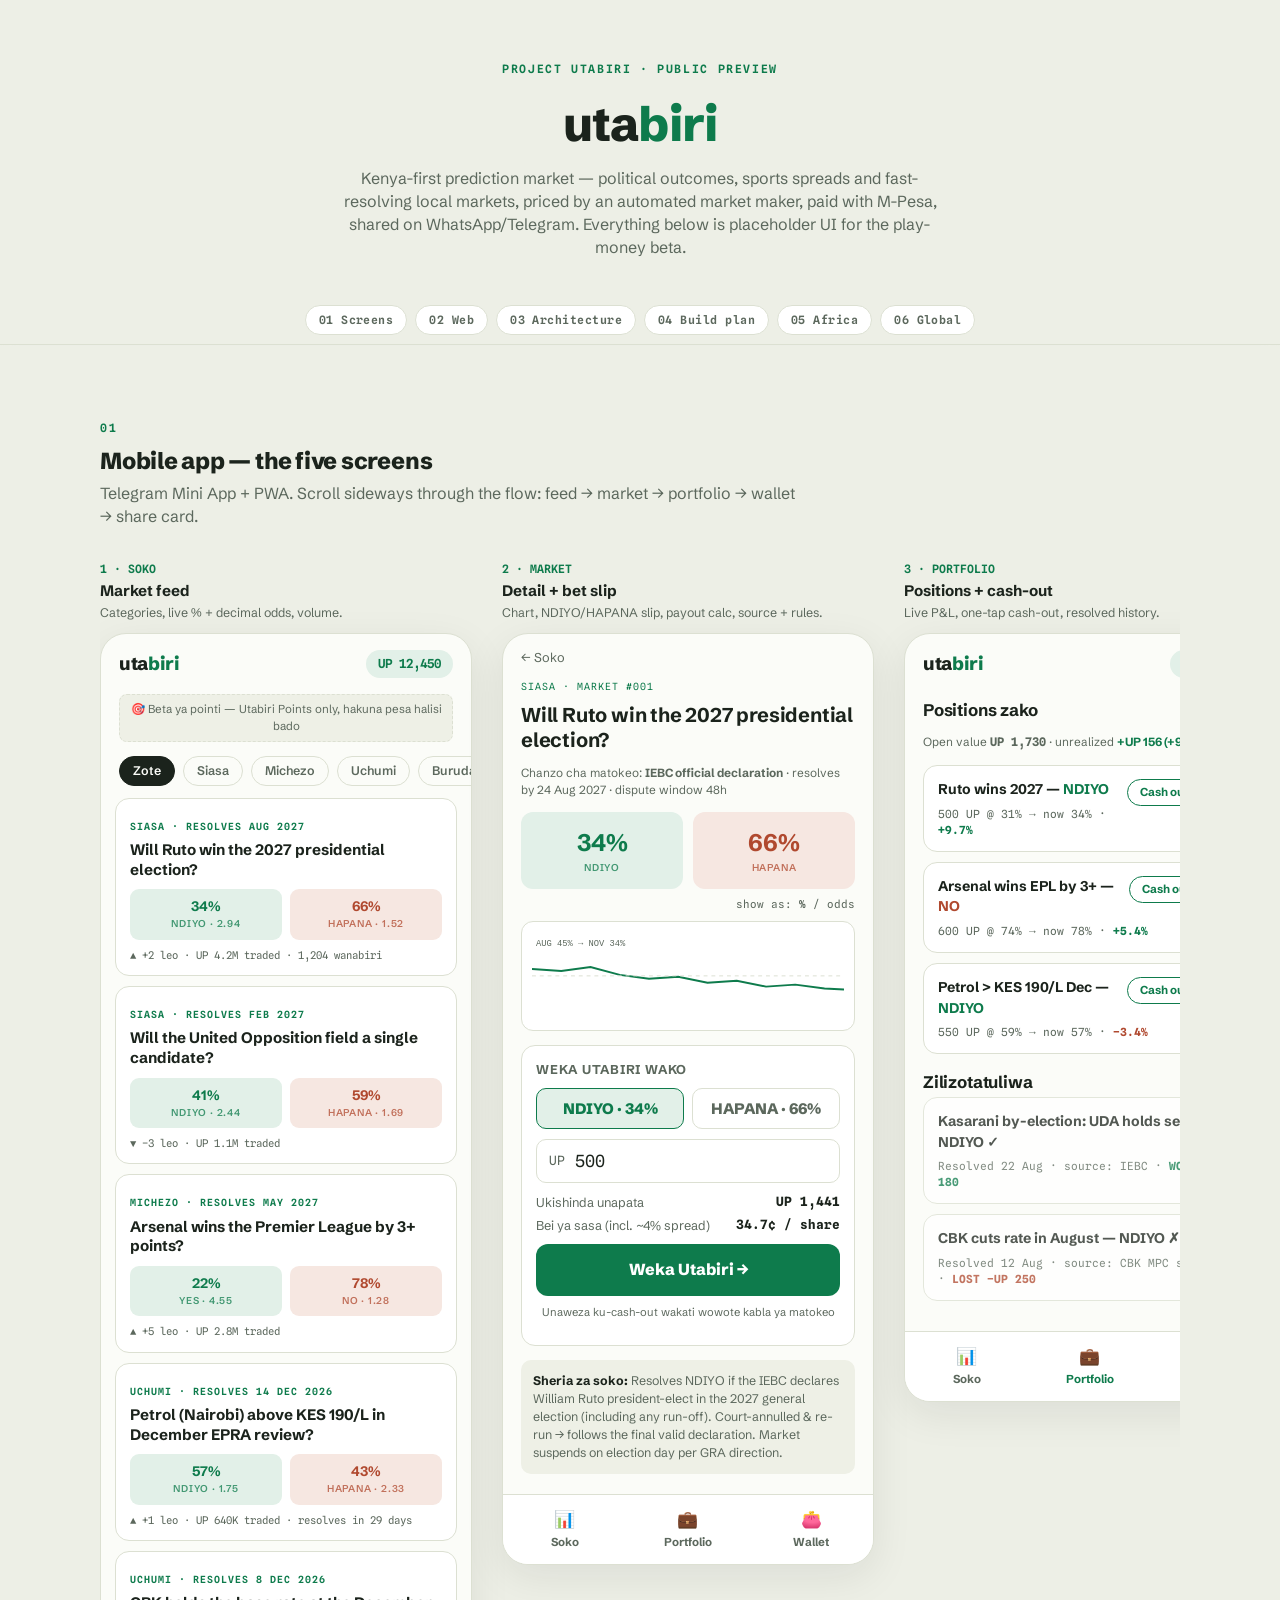
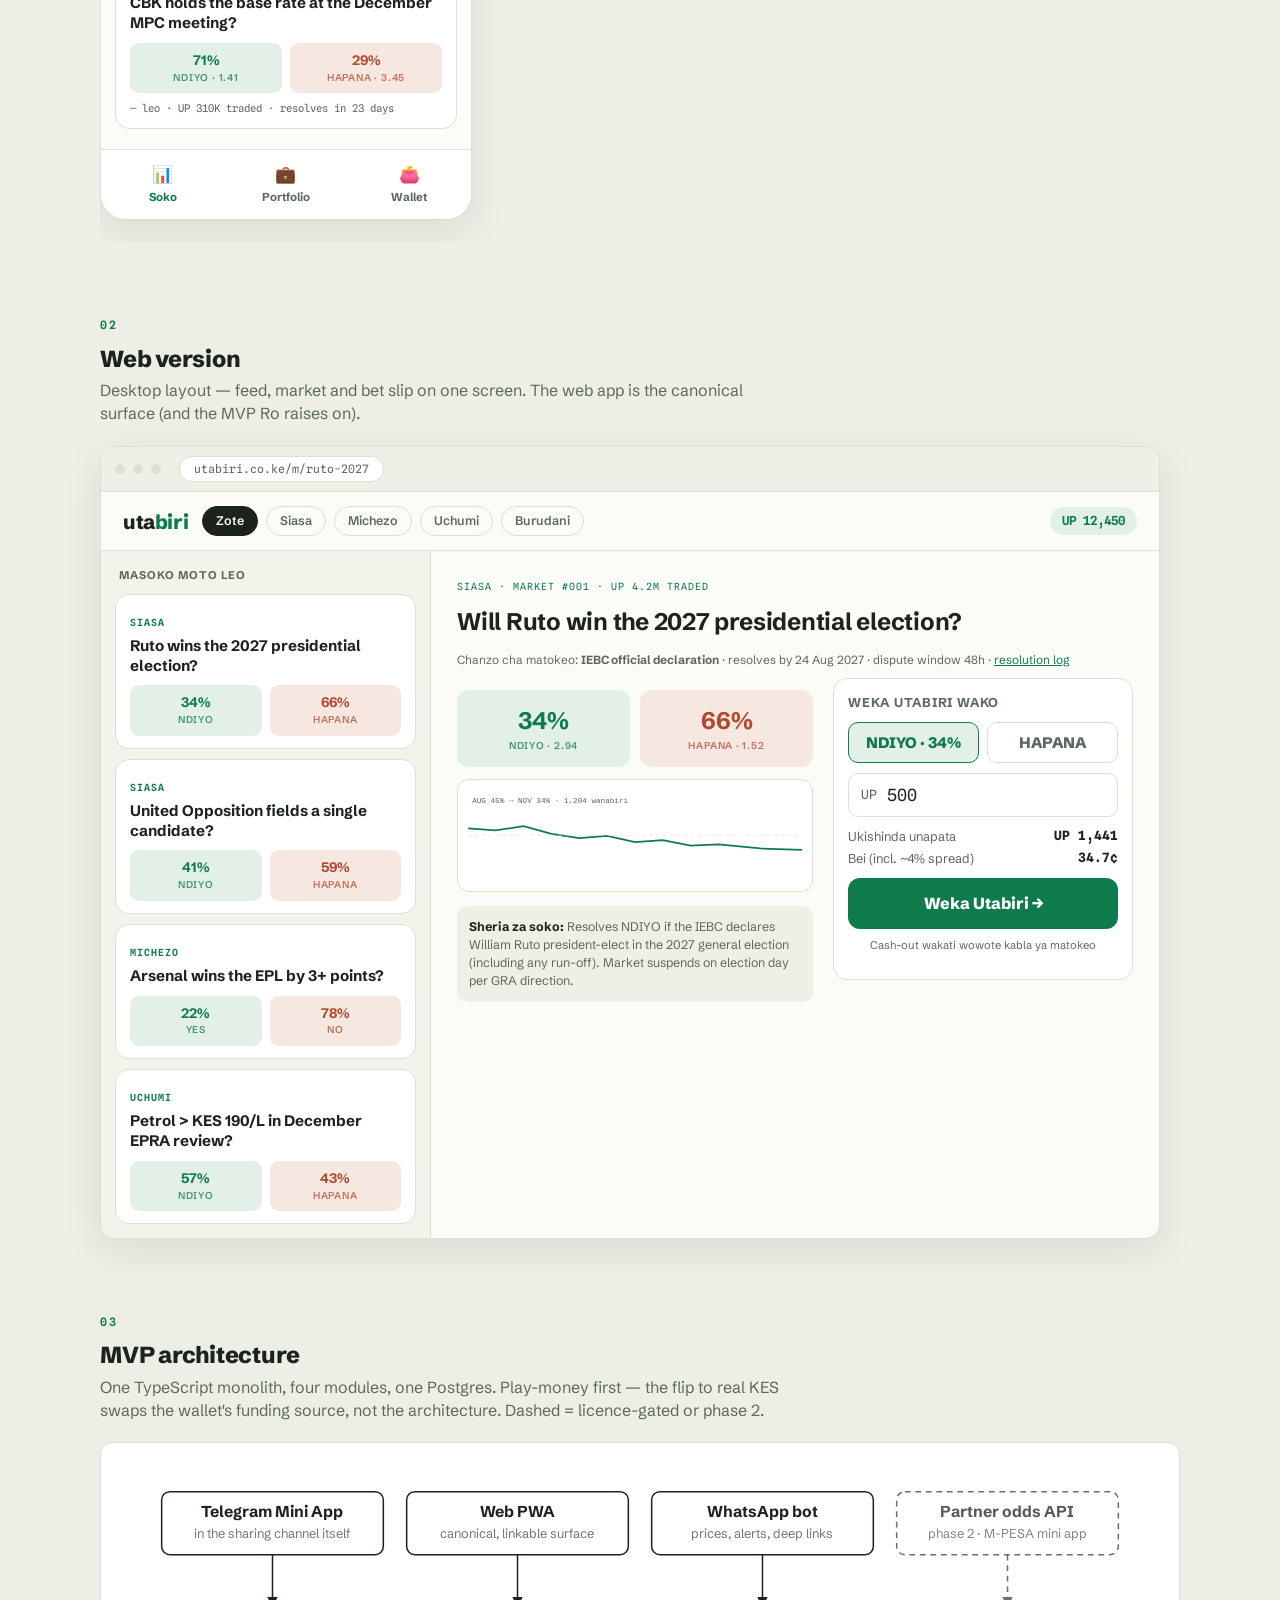
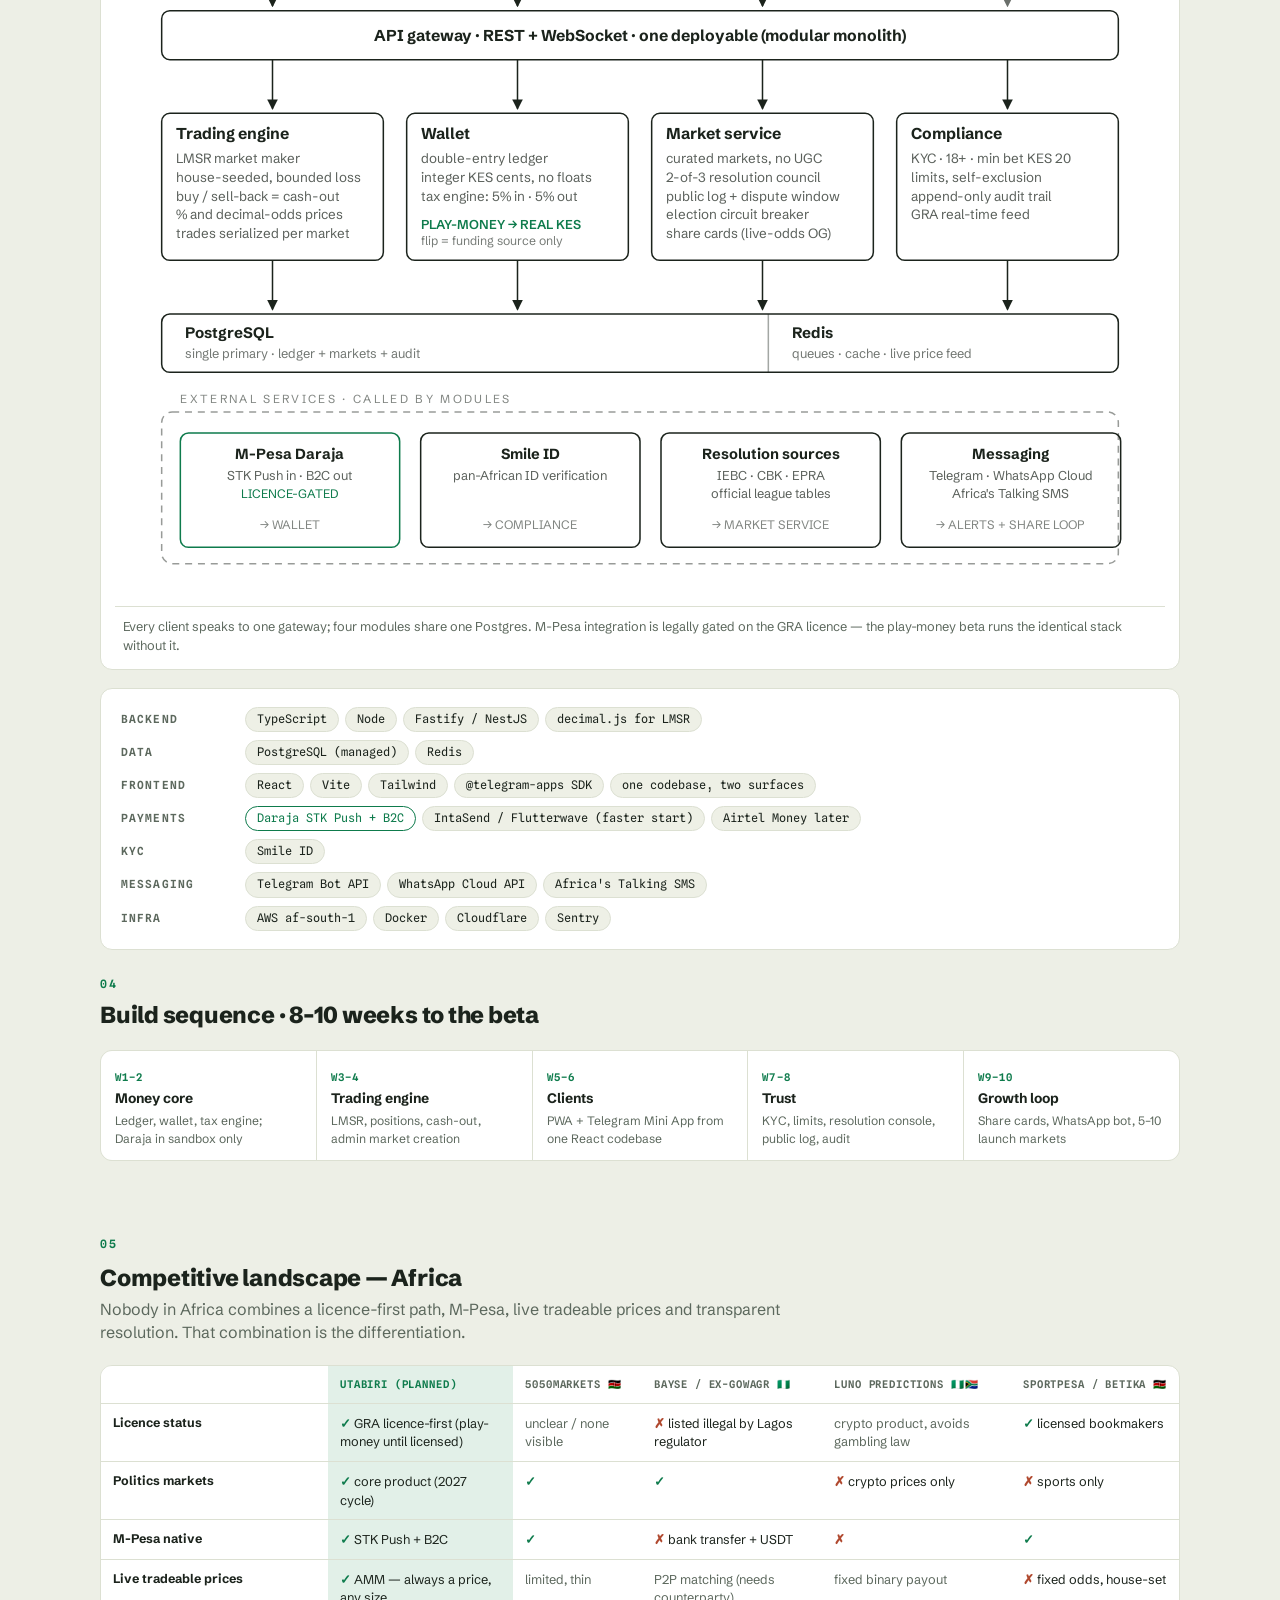
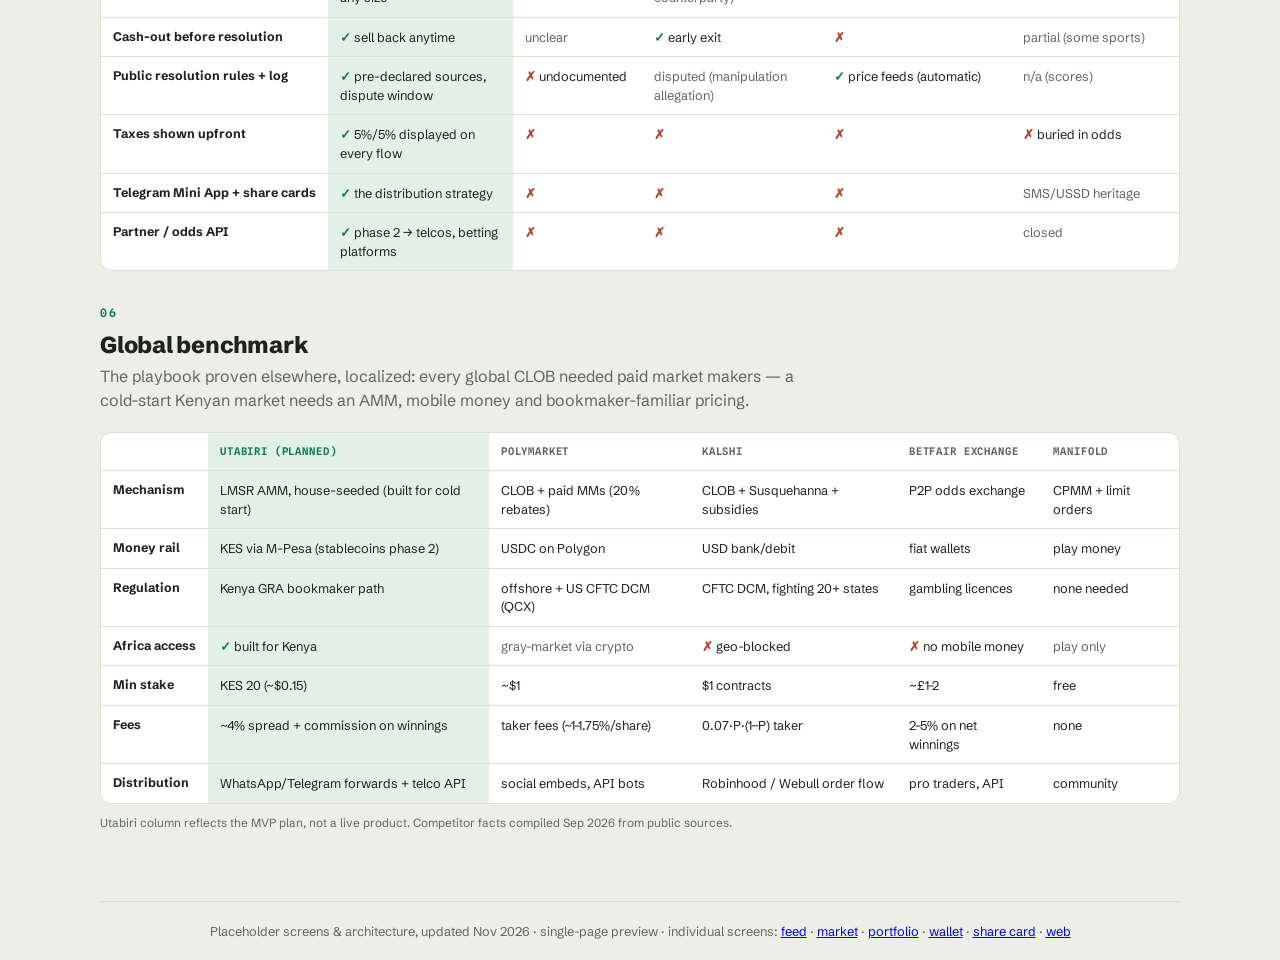
<file: index.html>
<!doctype html><html lang="en"><head><meta charset="utf-8"><meta name="viewport" content="width=device-width,initial-scale=1">
<title>Utabiri — MVP preview</title>
<meta name="description" content="Clickable placeholder mockups of the Utabiri MVP: a Kenya-first prediction market in play-money beta.">
<meta property="og:type" content="website">
<meta property="og:title" content="Utabiri — MVP preview">
<meta property="og:description" content="Clickable placeholder mockups of the Utabiri MVP: a Kenya-first prediction market in play-money beta.">
<meta property="og:url" content="https://andreolf.github.io/utabiri-preview/">
<meta property="og:image" content="https://andreolf.github.io/utabiri-preview/og.png">
<meta property="og:image:width" content="1200">
<meta property="og:image:height" content="630">
<meta property="og:image:alt" content="Utabiri — Kenya-first prediction market, MVP preview (play-money beta)">
<meta name="twitter:card" content="summary_large_image">
<meta name="twitter:image" content="https://andreolf.github.io/utabiri-preview/og.png">
<link rel="icon" href="data:image/svg+xml,%3Csvg xmlns='http://www.w3.org/2000/svg' viewBox='0 0 64 64'%3E%3Crect width='64' height='64' rx='14' fill='%230E7B4C'/%3E%3Ctext x='32' y='45' font-family='Arial,sans-serif' font-size='38' font-weight='800' text-anchor='middle' fill='%23fff'%3Eu%3C/text%3E%3C/svg%3E">
<link rel="stylesheet" href="https://fonts.googleapis.com/css2?family=Schibsted+Grotesk:wght@500;700;800&family=Spline+Sans+Mono:wght@400;600&display=swap">
<link rel="stylesheet" href="style.css">
<style>




/* ===== one-pager layout ===== */
body{background:#EDEFE6}
.hero{max-width:1080px; margin:0 auto; padding:56px 20px 8px; text-align:center}
.eyebrow{font-family:"Spline Sans Mono",monospace; font-size:.72rem; font-weight:600; letter-spacing:.14em; text-transform:uppercase; color:var(--accent)}
.hero h1{font-size:clamp(2rem,5vw,3rem); font-weight:800; letter-spacing:-.02em; margin:10px 0 8px}
.hero p{color:var(--muted); max-width:60ch; margin:0 auto}
.sect{max-width:1120px; margin:70px auto 0; padding:0 20px}
.sect>h2{font-size:1.45rem; font-weight:800; letter-spacing:-.01em; margin:6px 0 4px}
.sect>.lead{color:var(--muted); margin:0 0 20px; max-width:70ch}
.frames{display:flex; gap:30px; overflow-x:auto; padding:8px 4px 22px; align-items:flex-start}
html{scroll-behavior:smooth}
.frames{scroll-snap-type:x proximity}
.framewrap{flex:0 0 min(372px, calc(100vw - 48px)); min-width:0; scroll-snap-align:start; scroll-margin-top:64px}
.framewrap .cap{margin:0 0 12px}
.framewrap .cap .n{font-family:"Spline Sans Mono",monospace; font-size:.72rem; font-weight:600; color:var(--accent)}
.framewrap .cap b{display:block; font-size:.95rem}
.framewrap .cap small{color:var(--muted); font-size:.78rem; line-height:1.4; display:block; margin-top:2px}
.phone{margin:0; min-height:730px; max-width:372px}
.screen-label{display:none}
.ogwrap{flex:0 0 min(560px, calc(100vw - 48px))}
@media (max-width:620px){.og{padding:24px 22px}.og h2{font-size:1.35rem}.og .o b{font-size:1.6rem}.og .cta-line{flex-wrap:wrap; gap:8px}}
@media (prefers-reduced-motion:reduce){html{scroll-behavior:auto}}
.og{max-width:560px; margin:0; background:#0F3D27; color:#F2F7F1; border-radius:18px; padding:34px 36px}
.og .k{font-family:"Spline Sans Mono",monospace; font-size:.68rem; letter-spacing:.14em; color:#7FD8AC}
.og h2{font-size:1.7rem; line-height:1.2; margin:10px 0 22px; letter-spacing:-.01em; color:#fff}
.og .odds{display:flex; gap:12px; margin-bottom:22px}
.og .o{flex:1; background:rgba(255,255,255,.08); border-radius:12px; padding:14px; text-align:center}
.og .o b{display:block; font-size:2rem; font-weight:800}
.og .o small{font-size:.7rem; letter-spacing:.08em; opacity:.75}
.og .o.y b{color:#7FD8AC} .og .o.n b{color:#F0A088}
.og .cta-line{display:flex; justify-content:space-between; align-items:center; border-top:1px solid rgba(255,255,255,.15); padding-top:16px}
.og .brand{font-weight:800; font-size:1.05rem; color:#fff}
.og .brand span{color:#7FD8AC}
.og .link{font-family:"Spline Sans Mono",monospace; font-size:.75rem; color:#7FD8AC}
.web{margin:6px 0 0}
figure.arch{margin:0; background:var(--card); border:1px solid var(--line); border-radius:12px; padding:16px 14px 6px; overflow-x:auto}
figure.arch svg{display:block; min-width:760px; max-width:100%; height:auto; margin:0 auto}
figure.arch svg text{font-family:"Schibsted Grotesk",Arial,sans-serif}
figure.arch figcaption{font-size:.8rem; color:var(--muted); padding:10px 8px 8px; border-top:1px solid var(--line); margin-top:10px}
.stack{display:grid; grid-template-columns:110px 1fr; gap:8px 14px; align-items:baseline; background:var(--card); border:1px solid var(--line); border-radius:12px; padding:18px 20px; margin-top:18px}
.stack dt{font-family:"Spline Sans Mono",monospace; font-size:.7rem; font-weight:600; letter-spacing:.1em; text-transform:uppercase; color:var(--muted); margin:0}
.stack dd{margin:0; display:flex; flex-wrap:wrap; gap:6px}
.schip{font-family:"Spline Sans Mono",monospace; font-size:.74rem; border:1px solid var(--line); background:var(--chip); border-radius:999px; padding:3px 11px; white-space:nowrap}
.schip.hot{border-color:var(--accent); color:var(--accent); background:transparent}
.weeks{display:grid; grid-template-columns:repeat(5,1fr); gap:1px; background:var(--line); border:1px solid var(--line); border-radius:12px; overflow:hidden; margin-top:18px}
.wk{background:var(--card); padding:13px 14px}
.wk b{display:block; font-size:.86rem; margin:2px 0 3px}
.wk .t{font-family:"Spline Sans Mono",monospace; font-size:.66rem; font-weight:600; letter-spacing:.1em; color:var(--accent)}
.wk p{margin:0; font-size:.76rem; color:var(--muted); line-height:1.45}
@media (max-width:720px){.weeks{grid-template-columns:1fr 1fr}.stack{grid-template-columns:1fr}}
.pfoot{max-width:1080px; margin:70px auto 0; padding:20px; border-top:1px solid var(--line); font-size:.8rem; color:var(--muted); text-align:center}
.cmpwrap{overflow-x:auto; background:var(--card); border:1px solid var(--line); border-radius:12px; margin-top:18px}
.cmp{border-collapse:collapse; width:100%; min-width:860px; font-size:.8rem; line-height:1.45}
.cmp th{font-family:"Spline Sans Mono",monospace; font-size:.66rem; font-weight:600; letter-spacing:.08em; text-transform:uppercase; text-align:left; color:var(--muted); border-bottom:1px solid var(--line); padding:11px 12px; white-space:nowrap}
.cmp td{padding:10px 12px; border-bottom:1px solid var(--line); vertical-align:top}
.cmp tr:last-child td{border-bottom:none}
.cmp td:first-child{font-weight:700; font-size:.78rem; white-space:nowrap}
.cmp th.u, .cmp td.u{background:var(--accent-soft)}
.cmp th.u{color:var(--accent)}
.ok{color:var(--accent); font-weight:700}
.no{color:var(--no); font-weight:700}
.mid{color:var(--muted)}
.cmpnote{font-size:.74rem; color:var(--muted); margin-top:10px}
/* feature-label column stays pinned while competitors scroll sideways */
.cmp th:first-child, .cmp td:first-child{position:sticky; left:0; z-index:1; background:var(--card); box-shadow:1px 0 0 var(--line)}
@media (max-width:720px){.cmp td:first-child{white-space:normal; min-width:92px; max-width:108px; font-size:.74rem; line-height:1.3}}
/* section jump links */
.jump{position:sticky; top:0; z-index:5; background:rgba(237,239,230,.92); -webkit-backdrop-filter:blur(8px); backdrop-filter:blur(8px); border-bottom:1px solid var(--line); margin-top:28px}
.jump div{max-width:1120px; margin:0 auto; padding:9px 20px; display:flex; gap:8px; overflow-x:auto; scrollbar-width:none}
.jump div::-webkit-scrollbar{display:none}
.jump a{flex:none; font-family:"Spline Sans Mono",monospace; font-size:.72rem; font-weight:600; letter-spacing:.04em; color:var(--muted); text-decoration:none; border:1px solid var(--line); background:var(--card); border-radius:999px; padding:6px 13px; white-space:nowrap}
.jump a:hover, .jump a:focus-visible{color:var(--accent); border-color:var(--accent)}
.sect[id], h2[id]{scroll-margin-top:64px}
@media (min-width:1160px){.jump div{justify-content:center}}

</style></head><body>
<div class="hero"><span class="eyebrow">Project Utabiri · public preview</span>
<h1>uta<span style="color:var(--accent)">biri</span></h1>
<p>Kenya-first prediction market — political outcomes, sports spreads and fast-resolving local markets, priced by an automated market maker, paid with M-Pesa, shared on WhatsApp/Telegram. Everything below is placeholder UI for the play-money beta.</p></div>
<nav class="jump" aria-label="Sections"><div>
<a href="#sec-screens">01 Screens</a><a href="#sec-web">02 Web</a><a href="#sec-architecture">03 Architecture</a><a href="#sec-build">04 Build plan</a><a href="#sec-africa">05 Africa</a><a href="#sec-global">06 Global</a>
</div></nav>
<div class="sect" id="sec-screens"><span class="eyebrow">01</span><h2>Mobile app — the five screens</h2>
<p class="lead">Telegram Mini App + PWA. Scroll sideways through the flow: feed → market → portfolio → wallet → share card.</p>
<div class="frames">
<div class="framewrap" id="s-soko"><div class="cap"><span class="n">1 · SOKO</span><b>Market feed</b><small>Categories, live % + decimal odds, volume.</small></div>
<div class="phone">
  <div class="topbar"><div class="logo">uta<span>biri</span></div><div class="balance">UP 12,450</div></div>
  <div class="beta">🎯 Beta ya pointi — Utabiri Points only, hakuna pesa halisi bado</div>
  <div class="chips">
    <a class="chip on" href="#">Zote</a><a class="chip" href="#">Siasa</a><a class="chip" href="#">Michezo</a><a class="chip" href="#">Uchumi</a><a class="chip" href="#">Burudani</a>
  </div>
  <div class="feed">
    <a class="mcard" href="#s-market">
      <span class="tag">SIASA · RESOLVES AUG 2027</span>
      <h3>Will Ruto win the 2027 presidential election?</h3>
      <div class="row"><span class="pill yes">34%<small>NDIYO · 2.94</small></span><span class="pill no">66%<small>HAPANA · 1.52</small></span></div>
      <div class="vol">▲ +2 leo · UP 4.2M traded · 1,204 wanabiri</div>
    </a>
    <a class="mcard" href="#s-market">
      <span class="tag">SIASA · RESOLVES FEB 2027</span>
      <h3>Will the United Opposition field a single candidate?</h3>
      <div class="row"><span class="pill yes">41%<small>NDIYO · 2.44</small></span><span class="pill no">59%<small>HAPANA · 1.69</small></span></div>
      <div class="vol">▼ −3 leo · UP 1.1M traded</div>
    </a>
    <a class="mcard" href="#s-market">
      <span class="tag">MICHEZO · RESOLVES MAY 2027</span>
      <h3>Arsenal wins the Premier League by 3+ points?</h3>
      <div class="row"><span class="pill yes">22%<small>YES · 4.55</small></span><span class="pill no">78%<small>NO · 1.28</small></span></div>
      <div class="vol">▲ +5 leo · UP 2.8M traded</div>
    </a>
    <a class="mcard" href="#s-market">
      <span class="tag">UCHUMI · RESOLVES 14 DEC 2026</span>
      <h3>Petrol (Nairobi) above KES 190/L in December EPRA review?</h3>
      <div class="row"><span class="pill yes">57%<small>NDIYO · 1.75</small></span><span class="pill no">43%<small>HAPANA · 2.33</small></span></div>
      <div class="vol">▲ +1 leo · UP 640K traded · resolves in 29 days</div>
    </a>
    <a class="mcard" href="#s-market">
      <span class="tag">UCHUMI · RESOLVES 8 DEC 2026</span>
      <h3>CBK holds the base rate at the December MPC meeting?</h3>
      <div class="row"><span class="pill yes">71%<small>NDIYO · 1.41</small></span><span class="pill no">29%<small>HAPANA · 3.45</small></span></div>
      <div class="vol">— leo · UP 310K traded · resolves in 23 days</div>
    </a>
  </div>
  <div class="nav">
    <a class="on" href="#s-soko"><i>📊</i>Soko</a>
    <a href="#s-portfolio"><i>💼</i>Portfolio</a>
    <a href="#s-wallet"><i>👛</i>Wallet</a>
  </div>
</div>
</div>
<div class="framewrap" id="s-market"><div class="cap"><span class="n">2 · MARKET</span><b>Detail + bet slip</b><small>Chart, NDIYO/HAPANA slip, payout calc, source + rules.</small></div>
<div class="phone">
  <a class="back" href="#s-soko">← Soko</a>
  <div class="detail">
    <span class="tag mono" style="color:var(--accent); font-size:.62rem; letter-spacing:.1em">SIASA · MARKET #001</span>
    <h2>Will Ruto win the 2027 presidential election?</h2>
    <p class="source">Chanzo cha matokeo: <b>IEBC official declaration</b> · resolves by 24 Aug 2027 · dispute window 48h</p>
    <div class="bigprice">
      <span class="pill yes">34%<small>NDIYO</small></span>
      <span class="pill no">66%<small>HAPANA</small></span>
    </div>
    <div class="toggle">show as: <b>%</b> / odds</div>
    <div class="chart">
      <svg viewBox="0 0 320 90" style="display:block;width:100%;height:auto" role="img" aria-label="Price history: YES probability drifting from 45% to 34% over three months">
        <polyline points="0,38 30,40 60,36 90,44 120,48 150,46 180,52 210,50 240,56 270,54 300,58 320,59" fill="none" stroke="#0E7B4C" stroke-width="2"/>
        <line x1="0" y1="45" x2="320" y2="45" stroke="#DCE0D2" stroke-dasharray="4 4"/>
        <text x="4" y="14" font-size="9" fill="#5C685D" font-family="monospace">AUG 45% → NOV 34%</text>
      </svg>
    </div>
    <div class="slip">
      <h4>Weka utabiri wako</h4>
      <div class="side"><button class="on">NDIYO · 34%</button><button>HAPANA · 66%</button></div>
      <div class="stake"><span class="mono" style="color:var(--muted);font-size:.8rem">UP</span><input value="500" inputmode="numeric"></div>
      <div class="calc"><span>Ukishinda unapata</span><b>UP 1,441</b></div>
      <div class="calc"><span>Bei ya sasa (incl. ~4% spread)</span><b>34.7¢ / share</b></div>
      <a class="cta" href="#s-portfolio">Weka Utabiri →</a>
      <p class="note">Unaweza ku-cash-out wakati wowote kabla ya matokeo</p>
    </div>
    <div class="rules">
      <b>Sheria za soko:</b> Resolves NDIYO if the IEBC declares William Ruto president-elect in the 2027 general election (including any run-off). Court-annulled &amp; re-run → follows the final valid declaration. Market suspends on election day per GRA direction.
    </div>
  </div>
  <div class="nav">
    <a href="#s-soko"><i>📊</i>Soko</a>
    <a href="#s-portfolio"><i>💼</i>Portfolio</a>
    <a href="#s-wallet"><i>👛</i>Wallet</a>
  </div>
</div>
</div>
<div class="framewrap" id="s-portfolio"><div class="cap"><span class="n">3 · PORTFOLIO</span><b>Positions + cash-out</b><small>Live P&L, one-tap cash-out, resolved history.</small></div>
<div class="phone">
  <div class="topbar"><div class="logo">uta<span>biri</span></div><div class="balance">UP 12,450</div></div>
  <div class="detail">
    <h2 style="font-size:1.05rem">Positions zako</h2>
    <p class="source">Open value <b class="mono">UP 1,730</b> · unrealized <span class="gain">+UP 156 (+9.9%)</span></p>
    <div class="pos">
      <a class="cashout" href="#">Cash out UP 545</a>
      <h3>Ruto wins 2027 — <span style="color:var(--accent)">NDIYO</span></h3>
      <div class="meta">500 UP @ 31% → now 34% · <span class="gain">+9.7%</span></div>
    </div>
    <div class="pos">
      <a class="cashout" href="#">Cash out UP 610</a>
      <h3>Arsenal wins EPL by 3+ — <span style="color:var(--no)">NO</span></h3>
      <div class="meta">600 UP @ 74% → now 78% · <span class="gain">+5.4%</span></div>
    </div>
    <div class="pos">
      <a class="cashout" href="#">Cash out UP 505</a>
      <h3>Petrol &gt; KES 190/L Dec — <span style="color:var(--accent)">NDIYO</span></h3>
      <div class="meta">550 UP @ 59% → now 57% · <span class="loss">−3.4%</span></div>
    </div>
    <h2 style="font-size:1.05rem; margin-top:18px">Zilizotatuliwa</h2>
    <div class="pos" style="opacity:.75">
      <h3>Kasarani by-election: UDA holds seat — NDIYO ✓</h3>
      <div class="meta">Resolved 22 Aug · source: IEBC · <span class="gain">WON +UP 180</span></div>
    </div>
    <div class="pos" style="opacity:.75">
      <h3>CBK cuts rate in August — NDIYO ✗</h3>
      <div class="meta">Resolved 12 Aug · source: CBK MPC statement · <span class="loss">LOST −UP 250</span></div>
    </div>
  </div>
  <div class="nav">
    <a href="#s-soko"><i>📊</i>Soko</a>
    <a class="on" href="#s-portfolio"><i>💼</i>Portfolio</a>
    <a href="#s-wallet"><i>👛</i>Wallet</a>
  </div>
</div>
</div>
<div class="framewrap" id="s-wallet"><div class="cap"><span class="n">4 · WALLET</span><b>Play-money now</b><small>M-Pesa previews with 5%/5% taxes shown honestly.</small></div>
<div class="phone">
  <div class="topbar"><div class="logo">uta<span>biri</span></div><div class="balance">UP 12,450</div></div>
  <div class="detail">
    <div class="wsec">
      <h4>Salio lako (beta)</h4>
      <div style="font-size:1.9rem; font-weight:800" class="mono">UP 12,450</div>
      <p class="note" style="text-align:left; margin-top:4px">Utabiri Points — weekly top-up + leaderboard prizes. Hakuna pesa halisi kwenye beta.</p>
    </div>
    <div class="wsec locked">
      <span class="lock-tag">LICENCE-GATED</span>
      <h4>Deposit via M-Pesa (preview)</h4>
      <div class="stake"><span class="mono" style="color:var(--muted);font-size:.8rem">KES</span><input value="500" disabled></div>
      <div class="calc"><span>Excise duty 5% (KRA, on deposit)</span><b>−25</b></div>
      <div class="calc"><span>Inaingia kwenye wallet</span><b>KES 475</b></div>
      <button class="cta" disabled style="opacity:.7">Lipa na M-PESA (STK Push)</button>
    </div>
    <div class="wsec locked">
      <span class="lock-tag">LICENCE-GATED</span>
      <h4>Withdraw to M-Pesa (preview)</h4>
      <div class="calc"><span>Unatoa</span><b>KES 1,000</b></div>
      <div class="calc"><span>Withholding tax 5% (KRA, on withdrawal)</span><b>−50</b></div>
      <div class="calc"><span>M-Pesa inapokea (B2C, ~30s)</span><b>KES 950</b></div>
      <p class="note" style="text-align:left">Taxes shown upfront, kila mara — hakuna surprises.</p>
    </div>
    <div class="wsec">
      <h4>Transactions</h4>
      <div class="tx"><span>Cash-out · Kasarani by-election</span><span class="gain">+UP 680</span></div>
      <div class="tx"><span>Weka · Ruto 2027 NDIYO</span><span>−UP 500</span></div>
      <div class="tx"><span>Weekly top-up</span><span class="gain">+UP 1,000</span></div>
      <div class="tx"><span>Won · UDA holds seat</span><span class="gain">+UP 180</span></div>
    </div>
  </div>
  <div class="nav">
    <a href="#s-soko"><i>📊</i>Soko</a>
    <a href="#s-portfolio"><i>💼</i>Portfolio</a>
    <a class="on" href="#s-wallet"><i>👛</i>Wallet</a>
  </div>
</div>
</div>
<div class="framewrap ogwrap" id="s-share"><div class="cap"><span class="n">5 · SHARE CARD</span><b>The growth loop</b><small>Live-odds card built for the WhatsApp forward.</small></div>
<div class="og">
  <span class="k">SIASA · UTABIRI WA LEO · 15 NOV 2026</span>
  <h2>Ruto kushinda urais 2027?</h2>
  <div class="odds">
    <div class="o y"><b>34%</b><small>NDIYO · ▲ +2 leo</small></div>
    <div class="o n"><b>66%</b><small>HAPANA</small></div>
  </div>
  <div class="cta-line">
    <span class="brand">uta<span>biri</span></span>
    <span class="link">utabiri.co.ke/m/ruto-2027 →</span>
  </div>
</div>

</div></div></div>
<div class="sect" id="sec-web"><span class="eyebrow">02</span><h2>Web version</h2>
<p class="lead">Desktop layout — feed, market and bet slip on one screen. The web app is the canonical surface (and the MVP Ro raises on).</p>
<div class="web">
  <div class="wbar"><span class="dot"></span><span class="dot"></span><span class="dot"></span><span class="url">utabiri.co.ke/m/ruto-2027</span></div>
  <div class="wnav">
    <div class="logo">uta<span>biri</span></div>
    <div class="chips"><a class="chip on" href="#">Zote</a><a class="chip" href="#">Siasa</a><a class="chip" href="#">Michezo</a><a class="chip" href="#">Uchumi</a><a class="chip" href="#">Burudani</a></div>
    <div class="balance">UP 12,450</div>
  </div>
  <div class="wgrid">
    <aside class="wlist">
      <h5>Masoko moto leo</h5>
      <a class="mcard" href="#">
        <span class="tag">SIASA</span><h3>Ruto wins the 2027 presidential election?</h3>
        <div class="row"><span class="pill yes">34%<small>NDIYO</small></span><span class="pill no">66%<small>HAPANA</small></span></div>
      </a>
      <a class="mcard" href="#">
        <span class="tag">SIASA</span><h3>United Opposition fields a single candidate?</h3>
        <div class="row"><span class="pill yes">41%<small>NDIYO</small></span><span class="pill no">59%<small>HAPANA</small></span></div>
      </a>
      <a class="mcard" href="#">
        <span class="tag">MICHEZO</span><h3>Arsenal wins the EPL by 3+ points?</h3>
        <div class="row"><span class="pill yes">22%<small>YES</small></span><span class="pill no">78%<small>NO</small></span></div>
      </a>
      <a class="mcard" href="#">
        <span class="tag">UCHUMI</span><h3>Petrol &gt; KES 190/L in December EPRA review?</h3>
        <div class="row"><span class="pill yes">57%<small>NDIYO</small></span><span class="pill no">43%<small>HAPANA</small></span></div>
      </a>
    </aside>
    <main class="wmain">
      <span class="tag mono" style="color:var(--accent); font-size:.62rem; letter-spacing:.1em">SIASA · MARKET #001 · UP 4.2M TRADED</span>
      <h2 style="font-size:1.5rem; letter-spacing:-.01em; margin:8px 0 4px">Will Ruto win the 2027 presidential election?</h2>
      <p class="source">Chanzo cha matokeo: <b>IEBC official declaration</b> · resolves by 24 Aug 2027 · dispute window 48h · <a href="#" style="color:var(--accent)">resolution log</a></p>
      <div class="wcols">
        <div>
          <div class="bigprice">
            <span class="pill yes">34%<small>NDIYO · 2.94</small></span>
            <span class="pill no">66%<small>HAPANA · 1.52</small></span>
          </div>
          <div class="chart">
            <svg viewBox="0 0 480 130" style="display:block;width:100%;height:auto" role="img" aria-label="Price history August to November: YES probability falling from 45% to 34%">
              <polyline points="0,55 40,58 80,52 120,63 160,69 200,66 240,75 280,72 320,80 360,78 420,84 480,86" fill="none" stroke="#0E7B4C" stroke-width="2.5"/>
              <line x1="0" y1="65" x2="480" y2="65" stroke="#DCE0D2" stroke-dasharray="5 5"/>
              <text x="6" y="18" font-size="11" fill="#5C685D" font-family="monospace">AUG 45% → NOV 34% · 1,204 wanabiri</text>
            </svg>
          </div>
          <div class="rules"><b>Sheria za soko:</b> Resolves NDIYO if the IEBC declares William Ruto president-elect in the 2027 general election (including any run-off). Market suspends on election day per GRA direction.</div>
        </div>
        <div class="slip">
          <h4>Weka utabiri wako</h4>
          <div class="side"><button class="on">NDIYO · 34%</button><button>HAPANA</button></div>
          <div class="stake"><span class="mono" style="color:var(--muted);font-size:.8rem">UP</span><input value="500" inputmode="numeric"></div>
          <div class="calc"><span>Ukishinda unapata</span><b>UP 1,441</b></div>
          <div class="calc"><span>Bei (incl. ~4% spread)</span><b>34.7¢</b></div>
          <a class="cta" href="#">Weka Utabiri →</a>
          <p class="note">Cash-out wakati wowote kabla ya matokeo</p>
        </div>
      </div>
    </main>
  </div>
</div>
</div>
<div class="sect" id="sec-architecture"><span class="eyebrow">03</span><h2>MVP architecture</h2>
<p class="lead">One TypeScript monolith, four modules, one Postgres. Play-money first — the flip to real KES swaps the wallet's funding source, not the architecture. Dashed = licence-gated or phase 2.</p>
<figure class="arch">
<svg viewBox="0 0 900 632" role="img" aria-label="Utabiri MVP architecture: Telegram Mini App, web PWA and WhatsApp bot clients call one API gateway, which fronts four modules — trading engine, wallet, market service and compliance — on a single Postgres and Redis layer, with M-Pesa, Smile ID, resolution sources and messaging as external services. M-Pesa is licence-gated; the wallet flips from play-money to real KES.">
      <defs>
        <marker id="arr" viewBox="0 0 8 8" refX="7" refY="4" markerWidth="7" markerHeight="7" orient="auto">
          <polygon points="0,0 8,4 0,8" fill="currentColor"/>
        </marker>
      </defs>
      <g stroke="currentColor" fill="none" stroke-width="1.3">
        <!-- clients -->
        <rect x="40" y="28" width="190" height="54" rx="7"/>
        <rect x="250" y="28" width="190" height="54" rx="7"/>
        <rect x="460" y="28" width="190" height="54" rx="7"/>
        <rect x="670" y="28" width="190" height="54" rx="7" stroke-dasharray="5 4" opacity=".65"/>
        <!-- client -> gateway -->
        <line x1="135" y1="82" x2="135" y2="126" marker-end="url(#arr)"/>
        <line x1="345" y1="82" x2="345" y2="126" marker-end="url(#arr)"/>
        <line x1="555" y1="82" x2="555" y2="126" marker-end="url(#arr)"/>
        <line x1="765" y1="82" x2="765" y2="126" marker-end="url(#arr)" stroke-dasharray="5 4" opacity=".65"/>
        <!-- gateway -->
        <rect x="40" y="130" width="820" height="42" rx="7"/>
        <!-- gateway -> modules -->
        <line x1="135" y1="172" x2="135" y2="214" marker-end="url(#arr)"/>
        <line x1="345" y1="172" x2="345" y2="214" marker-end="url(#arr)"/>
        <line x1="555" y1="172" x2="555" y2="214" marker-end="url(#arr)"/>
        <line x1="765" y1="172" x2="765" y2="214" marker-end="url(#arr)"/>
        <!-- modules -->
        <rect x="40" y="218" width="190" height="126" rx="7"/>
        <rect x="250" y="218" width="190" height="126" rx="7"/>
        <rect x="460" y="218" width="190" height="126" rx="7"/>
        <rect x="670" y="218" width="190" height="126" rx="7"/>
        <!-- modules -> data -->
        <line x1="135" y1="344" x2="135" y2="386" marker-end="url(#arr)"/>
        <line x1="345" y1="344" x2="345" y2="386" marker-end="url(#arr)"/>
        <line x1="555" y1="344" x2="555" y2="386" marker-end="url(#arr)"/>
        <line x1="765" y1="344" x2="765" y2="386" marker-end="url(#arr)"/>
        <!-- data bar -->
        <rect x="40" y="390" width="820" height="50" rx="7"/>
        <line x1="560" y1="390" x2="560" y2="440" opacity=".4"/>
        <!-- externals container -->
        <rect x="40" y="474" width="820" height="130" rx="9" stroke-dasharray="6 5" opacity=".45"/>
        <rect x="56" y="492" width="188" height="98" rx="7" stroke="var(--accent)"/>
        <rect x="262" y="492" width="188" height="98" rx="7"/>
        <rect x="468" y="492" width="188" height="98" rx="7"/>
        <rect x="674" y="492" width="188" height="98" rx="7"/>
      </g>
      <g fill="currentColor">
        <!-- clients text -->
        <text x="135" y="50" text-anchor="middle" font-size="13.5" font-weight="700">Telegram Mini App</text>
        <text x="135" y="68" text-anchor="middle" font-size="11" opacity=".62">in the sharing channel itself</text>
        <text x="345" y="50" text-anchor="middle" font-size="13.5" font-weight="700">Web PWA</text>
        <text x="345" y="68" text-anchor="middle" font-size="11" opacity=".62">canonical, linkable surface</text>
        <text x="555" y="50" text-anchor="middle" font-size="13.5" font-weight="700">WhatsApp bot</text>
        <text x="555" y="68" text-anchor="middle" font-size="11" opacity=".62">prices, alerts, deep links</text>
        <text x="765" y="50" text-anchor="middle" font-size="13.5" font-weight="700" opacity=".75">Partner odds API</text>
        <text x="765" y="68" text-anchor="middle" font-size="11" opacity=".55">phase 2 · M-PESA mini app</text>
        <!-- gateway text -->
        <text x="450" y="156" text-anchor="middle" font-size="13.5" font-weight="700">API gateway · REST + WebSocket · one deployable (modular monolith)</text>
        <!-- module: trading -->
        <text x="52" y="240" font-size="13.5" font-weight="700">Trading engine</text>
        <text x="52" y="261" font-size="11.5" opacity=".72">LMSR market maker</text>
        <text x="52" y="277" font-size="11.5" opacity=".72">house-seeded, bounded loss</text>
        <text x="52" y="293" font-size="11.5" opacity=".72">buy / sell-back = cash-out</text>
        <text x="52" y="309" font-size="11.5" opacity=".72">% and decimal-odds prices</text>
        <text x="52" y="325" font-size="11.5" opacity=".72">trades serialized per market</text>
        <!-- module: wallet -->
        <text x="262" y="240" font-size="13.5" font-weight="700">Wallet</text>
        <text x="262" y="261" font-size="11.5" opacity=".72">double-entry ledger</text>
        <text x="262" y="277" font-size="11.5" opacity=".72">integer KES cents, no floats</text>
        <text x="262" y="293" font-size="11.5" opacity=".72">tax engine: 5% in · 5% out</text>
        <text x="262" y="317" font-size="11" font-weight="600" class="mono" fill="var(--accent)">PLAY-MONEY → REAL KES</text>
        <text x="262" y="331" font-size="10.5" opacity=".6">flip = funding source only</text>
        <!-- module: market -->
        <text x="472" y="240" font-size="13.5" font-weight="700">Market service</text>
        <text x="472" y="261" font-size="11.5" opacity=".72">curated markets, no UGC</text>
        <text x="472" y="277" font-size="11.5" opacity=".72">2-of-3 resolution council</text>
        <text x="472" y="293" font-size="11.5" opacity=".72">public log + dispute window</text>
        <text x="472" y="309" font-size="11.5" opacity=".72">election circuit breaker</text>
        <text x="472" y="325" font-size="11.5" opacity=".72">share cards (live-odds OG)</text>
        <!-- module: compliance -->
        <text x="682" y="240" font-size="13.5" font-weight="700">Compliance</text>
        <text x="682" y="261" font-size="11.5" opacity=".72">KYC · 18+ · min bet KES 20</text>
        <text x="682" y="277" font-size="11.5" opacity=".72">limits, self-exclusion</text>
        <text x="682" y="293" font-size="11.5" opacity=".72">append-only audit trail</text>
        <text x="682" y="309" font-size="11.5" opacity=".72">GRA real-time feed</text>
        <!-- data text -->
        <text x="60" y="411" font-size="13" font-weight="700">PostgreSQL</text>
        <text x="60" y="428" font-size="11" opacity=".62">single primary · ledger + markets + audit</text>
        <text x="580" y="411" font-size="13" font-weight="700">Redis</text>
        <text x="580" y="428" font-size="11" opacity=".62">queues · cache · live price feed</text>
        <!-- externals -->
        <text x="56" y="466" font-size="10" letter-spacing="2" class="mono" opacity=".55">EXTERNAL SERVICES · CALLED BY MODULES</text>
        <text x="150" y="514" text-anchor="middle" font-size="12.5" font-weight="700">M-Pesa Daraja</text>
        <text x="150" y="532" text-anchor="middle" font-size="11" opacity=".72">STK Push in · B2C out</text>
        <text x="150" y="548" text-anchor="middle" font-size="10.5" class="mono" fill="var(--accent)">LICENCE-GATED</text>
        <text x="150" y="574" text-anchor="middle" font-size="10.5" class="mono" opacity=".55">→ WALLET</text>
        <text x="356" y="514" text-anchor="middle" font-size="12.5" font-weight="700">Smile ID</text>
        <text x="356" y="532" text-anchor="middle" font-size="11" opacity=".72">pan-African ID verification</text>
        <text x="356" y="574" text-anchor="middle" font-size="10.5" class="mono" opacity=".55">→ COMPLIANCE</text>
        <text x="562" y="514" text-anchor="middle" font-size="12.5" font-weight="700">Resolution sources</text>
        <text x="562" y="532" text-anchor="middle" font-size="11" opacity=".72">IEBC · CBK · EPRA</text>
        <text x="562" y="548" text-anchor="middle" font-size="11" opacity=".72">official league tables</text>
        <text x="562" y="574" text-anchor="middle" font-size="10.5" class="mono" opacity=".55">→ MARKET SERVICE</text>
        <text x="768" y="514" text-anchor="middle" font-size="12.5" font-weight="700">Messaging</text>
        <text x="768" y="532" text-anchor="middle" font-size="11" opacity=".72">Telegram · WhatsApp Cloud</text>
        <text x="768" y="548" text-anchor="middle" font-size="11" opacity=".72">Africa's Talking SMS</text>
        <text x="768" y="574" text-anchor="middle" font-size="10.5" class="mono" opacity=".55">→ ALERTS + SHARE LOOP</text>
      </g>
    </svg>
<figcaption>Every client speaks to one gateway; four modules share one Postgres. M-Pesa integration is legally gated on the GRA licence — the play-money beta runs the identical stack without it.</figcaption></figure>
<dl class="stack">
    <dt>Backend</dt><dd><span class="schip">TypeScript</span><span class="schip">Node</span><span class="schip">Fastify / NestJS</span><span class="schip">decimal.js for LMSR</span></dd>
    <dt>Data</dt><dd><span class="schip">PostgreSQL (managed)</span><span class="schip">Redis</span></dd>
    <dt>Frontend</dt><dd><span class="schip">React</span><span class="schip">Vite</span><span class="schip">Tailwind</span><span class="schip">@telegram-apps SDK</span><span class="schip">one codebase, two surfaces</span></dd>
    <dt>Payments</dt><dd><span class="schip hot">Daraja STK Push + B2C</span><span class="schip">IntaSend / Flutterwave (faster start)</span><span class="schip">Airtel Money later</span></dd>
    <dt>KYC</dt><dd><span class="schip">Smile ID</span></dd>
    <dt>Messaging</dt><dd><span class="schip">Telegram Bot API</span><span class="schip">WhatsApp Cloud API</span><span class="schip">Africa's Talking SMS</span></dd>
    <dt>Infra</dt><dd><span class="schip">AWS af-south-1</span><span class="schip">Docker</span><span class="schip">Cloudflare</span><span class="schip">Sentry</span></dd>
  </dl>
<span class="eyebrow" style="display:block;margin-top:26px">04</span><h2 id="sec-build">Build sequence · 8–10 weeks to the beta</h2>
<div class="weeks">
    <div class="wk"><span class="t">W1–2</span><b>Money core</b><p>Ledger, wallet, tax engine; Daraja in sandbox only</p></div>
    <div class="wk"><span class="t">W3–4</span><b>Trading engine</b><p>LMSR, positions, cash-out, admin market creation</p></div>
    <div class="wk"><span class="t">W5–6</span><b>Clients</b><p>PWA + Telegram Mini App from one React codebase</p></div>
    <div class="wk"><span class="t">W7–8</span><b>Trust</b><p>KYC, limits, resolution console, public log, audit</p></div>
    <div class="wk"><span class="t">W9–10</span><b>Growth loop</b><p>Share cards, WhatsApp bot, 5–10 launch markets</p></div>
  </div>
</div>
<div class="sect" id="sec-africa"><span class="eyebrow">05</span><h2>Competitive landscape — Africa</h2>
<p class="lead">Nobody in Africa combines a licence-first path, M-Pesa, live tradeable prices and transparent resolution. That combination is the differentiation.</p>
<div class="cmpwrap"><table class="cmp">
<tr><th></th><th class="u">Utabiri (planned)</th><th>5050Markets 🇰🇪</th><th>Bayse / ex-Gowagr 🇳🇬</th><th>Luno predictions 🇳🇬🇿🇦</th><th>SportPesa / Betika 🇰🇪</th></tr>
<tr><td>Licence status</td><td class="u"><span class="ok">✓</span> GRA licence-first (play-money until licensed)</td><td class="mid">unclear / none visible</td><td><span class="no">✗</span> listed illegal by Lagos regulator</td><td class="mid">crypto product, avoids gambling law</td><td><span class="ok">✓</span> licensed bookmakers</td></tr>
<tr><td>Politics markets</td><td class="u"><span class="ok">✓</span> core product (2027 cycle)</td><td><span class="ok">✓</span></td><td><span class="ok">✓</span></td><td><span class="no">✗</span> crypto prices only</td><td><span class="no">✗</span> sports only</td></tr>
<tr><td>M-Pesa native</td><td class="u"><span class="ok">✓</span> STK Push + B2C</td><td><span class="ok">✓</span></td><td><span class="no">✗</span> bank transfer + USDT</td><td><span class="no">✗</span></td><td><span class="ok">✓</span></td></tr>
<tr><td>Live tradeable prices</td><td class="u"><span class="ok">✓</span> AMM — always a price, any size</td><td class="mid">limited, thin</td><td class="mid">P2P matching (needs counterparty)</td><td class="mid">fixed binary payout</td><td><span class="no">✗</span> fixed odds, house-set</td></tr>
<tr><td>Cash-out before resolution</td><td class="u"><span class="ok">✓</span> sell back anytime</td><td class="mid">unclear</td><td><span class="ok">✓</span> early exit</td><td><span class="no">✗</span></td><td class="mid">partial (some sports)</td></tr>
<tr><td>Public resolution rules + log</td><td class="u"><span class="ok">✓</span> pre-declared sources, dispute window</td><td><span class="no">✗</span> undocumented</td><td class="mid">disputed (manipulation allegation)</td><td><span class="ok">✓</span> price feeds (automatic)</td><td class="mid">n/a (scores)</td></tr>
<tr><td>Taxes shown upfront</td><td class="u"><span class="ok">✓</span> 5%/5% displayed on every flow</td><td><span class="no">✗</span></td><td><span class="no">✗</span></td><td><span class="no">✗</span></td><td><span class="no">✗</span> buried in odds</td></tr>
<tr><td>Telegram Mini App + share cards</td><td class="u"><span class="ok">✓</span> the distribution strategy</td><td><span class="no">✗</span></td><td><span class="no">✗</span></td><td><span class="no">✗</span></td><td class="mid">SMS/USSD heritage</td></tr>
<tr><td>Partner / odds API</td><td class="u"><span class="ok">✓</span> phase 2 → telcos, betting platforms</td><td><span class="no">✗</span></td><td><span class="no">✗</span></td><td><span class="no">✗</span></td><td class="mid">closed</td></tr>
</table></div>

<span class="eyebrow" style="display:block;margin-top:34px">06</span><h2 id="sec-global">Global benchmark</h2>
<p class="lead">The playbook proven elsewhere, localized: every global CLOB needed paid market makers — a cold-start Kenyan market needs an AMM, mobile money and bookmaker-familiar pricing.</p>
<div class="cmpwrap"><table class="cmp">
<tr><th></th><th class="u">Utabiri (planned)</th><th>Polymarket</th><th>Kalshi</th><th>Betfair Exchange</th><th>Manifold</th></tr>
<tr><td>Mechanism</td><td class="u">LMSR AMM, house-seeded (built for cold start)</td><td>CLOB + paid MMs (20% rebates)</td><td>CLOB + Susquehanna + subsidies</td><td>P2P odds exchange</td><td>CPMM + limit orders</td></tr>
<tr><td>Money rail</td><td class="u">KES via M-Pesa (stablecoins phase 2)</td><td>USDC on Polygon</td><td>USD bank/debit</td><td>fiat wallets</td><td>play money</td></tr>
<tr><td>Regulation</td><td class="u">Kenya GRA bookmaker path</td><td>offshore + US CFTC DCM (QCX)</td><td>CFTC DCM, fighting 20+ states</td><td>gambling licences</td><td>none needed</td></tr>
<tr><td>Africa access</td><td class="u"><span class="ok">✓</span> built for Kenya</td><td class="mid">gray-market via crypto</td><td><span class="no">✗</span> geo-blocked</td><td><span class="no">✗</span> no mobile money</td><td class="mid">play only</td></tr>
<tr><td>Min stake</td><td class="u">KES 20 (~$0.15)</td><td>~$1</td><td>$1 contracts</td><td>~£1–2</td><td>free</td></tr>
<tr><td>Fees</td><td class="u">~4% spread + commission on winnings</td><td>taker fees (~1–1.75%/share)</td><td>0.07·P·(1−P) taker</td><td>2–5% on net winnings</td><td>none</td></tr>
<tr><td>Distribution</td><td class="u">WhatsApp/Telegram forwards + telco API</td><td>social embeds, API bots</td><td>Robinhood / Webull order flow</td><td>pro traders, API</td><td>community</td></tr>
</table></div>
<p class="cmpnote">Utabiri column reflects the MVP plan, not a live product. Competitor facts compiled Sep 2026 from public sources.</p>
</div>

<div class="pfoot">Placeholder screens &amp; architecture, updated Nov 2026 · single-page preview · individual screens: <a href="home.html">feed</a> · <a href="market.html">market</a> · <a href="portfolio.html">portfolio</a> · <a href="wallet.html">wallet</a> · <a href="share-card.html">share card</a> · <a href="web.html">web</a></div>
<script>
/* Placeholder controls (href="#") do nothing instead of jumping to the top of the page. */
document.addEventListener('click',function(e){var a=e.target.closest('a[href="#"]'); if(a) e.preventDefault();});
</script>
</body></html>
</file>
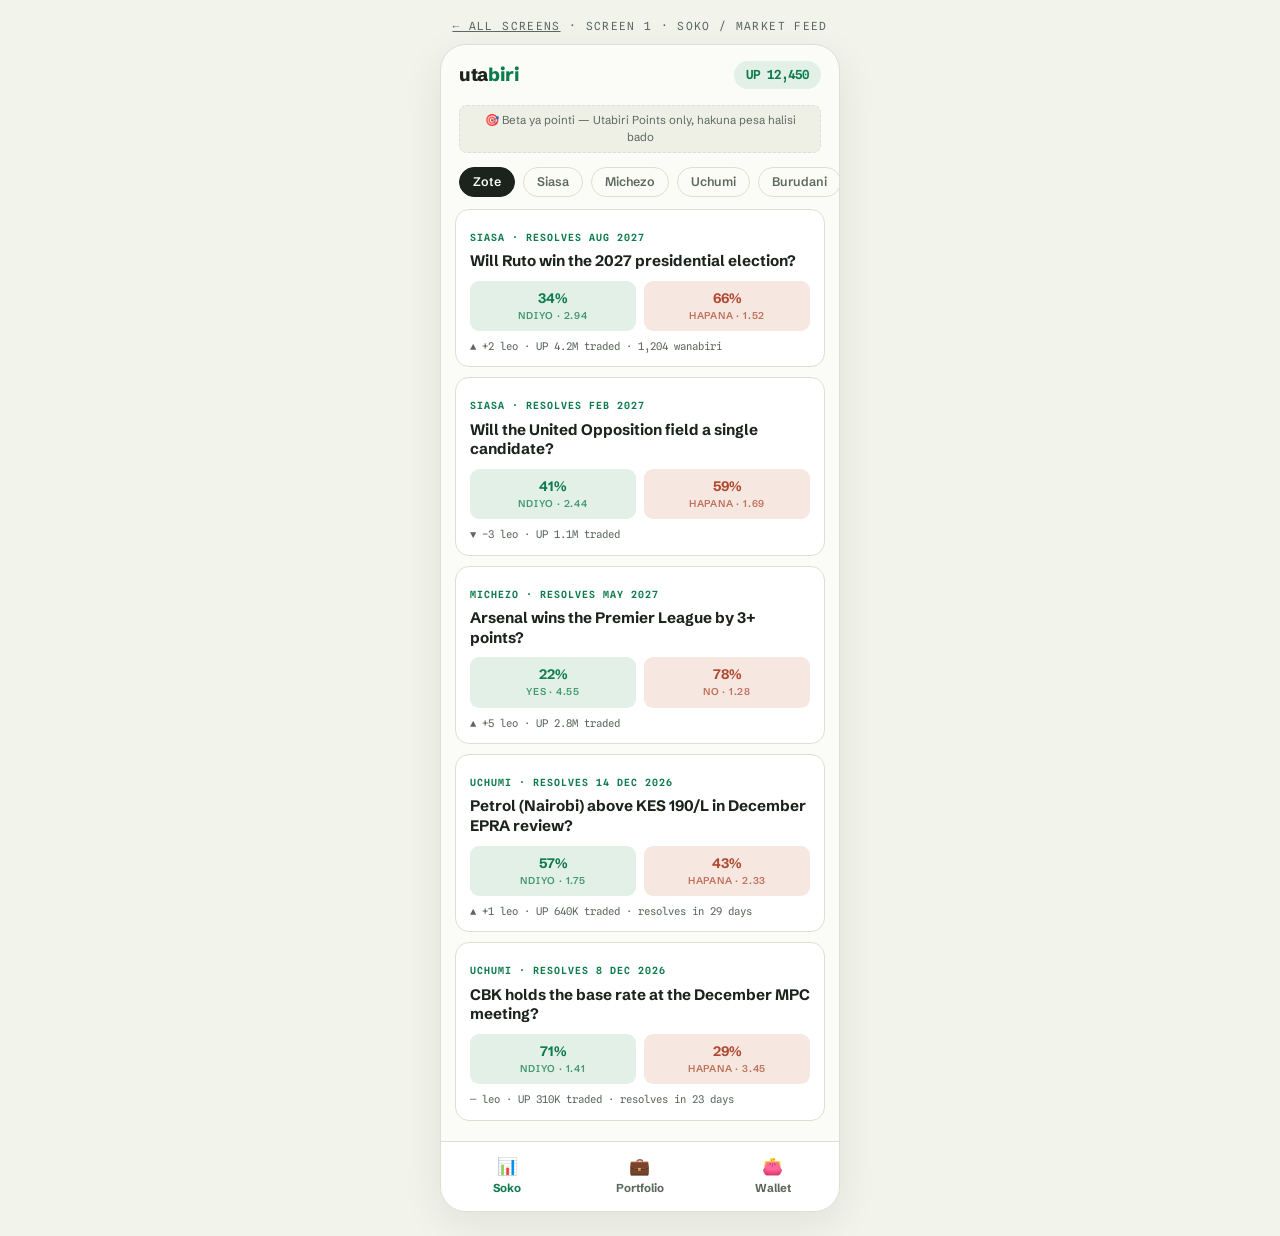
<file: home.html>
<!doctype html>
<html lang="en"><head><meta charset="utf-8"><meta name="viewport" content="width=device-width,initial-scale=1">
<title>Utabiri — Soko (home mockup)</title>
<meta name="description" content="Utabiri mockup screen (placeholder UI, play-money beta).">
<link rel="icon" href="data:image/svg+xml,%3Csvg xmlns='http://www.w3.org/2000/svg' viewBox='0 0 64 64'%3E%3Crect width='64' height='64' rx='14' fill='%230E7B4C'/%3E%3Ctext x='32' y='45' font-family='Arial,sans-serif' font-size='38' font-weight='800' text-anchor='middle' fill='%23fff'%3Eu%3C/text%3E%3C/svg%3E">
<link rel="stylesheet" href="https://fonts.googleapis.com/css2?family=Schibsted+Grotesk:wght@500;700;800&family=Spline+Sans+Mono:wght@400;600&display=swap">
<link rel="stylesheet" href="style.css"></head><body>
<p class="screen-label"><a href="index.html" style="color:inherit">← All screens</a> · Screen 1 · Soko / market feed</p>
<div class="phone">
  <div class="topbar"><div class="logo">uta<span>biri</span></div><div class="balance">UP 12,450</div></div>
  <div class="beta">🎯 Beta ya pointi — Utabiri Points only, hakuna pesa halisi bado</div>
  <div class="chips">
    <a class="chip on" href="#">Zote</a><a class="chip" href="#">Siasa</a><a class="chip" href="#">Michezo</a><a class="chip" href="#">Uchumi</a><a class="chip" href="#">Burudani</a>
  </div>
  <div class="feed">
    <a class="mcard" href="market.html">
      <span class="tag">SIASA · RESOLVES AUG 2027</span>
      <h3>Will Ruto win the 2027 presidential election?</h3>
      <div class="row"><span class="pill yes">34%<small>NDIYO · 2.94</small></span><span class="pill no">66%<small>HAPANA · 1.52</small></span></div>
      <div class="vol">▲ +2 leo · UP 4.2M traded · 1,204 wanabiri</div>
    </a>
    <a class="mcard" href="market.html">
      <span class="tag">SIASA · RESOLVES FEB 2027</span>
      <h3>Will the United Opposition field a single candidate?</h3>
      <div class="row"><span class="pill yes">41%<small>NDIYO · 2.44</small></span><span class="pill no">59%<small>HAPANA · 1.69</small></span></div>
      <div class="vol">▼ −3 leo · UP 1.1M traded</div>
    </a>
    <a class="mcard" href="market.html">
      <span class="tag">MICHEZO · RESOLVES MAY 2027</span>
      <h3>Arsenal wins the Premier League by 3+ points?</h3>
      <div class="row"><span class="pill yes">22%<small>YES · 4.55</small></span><span class="pill no">78%<small>NO · 1.28</small></span></div>
      <div class="vol">▲ +5 leo · UP 2.8M traded</div>
    </a>
    <a class="mcard" href="market.html">
      <span class="tag">UCHUMI · RESOLVES 14 DEC 2026</span>
      <h3>Petrol (Nairobi) above KES 190/L in December EPRA review?</h3>
      <div class="row"><span class="pill yes">57%<small>NDIYO · 1.75</small></span><span class="pill no">43%<small>HAPANA · 2.33</small></span></div>
      <div class="vol">▲ +1 leo · UP 640K traded · resolves in 29 days</div>
    </a>
    <a class="mcard" href="market.html">
      <span class="tag">UCHUMI · RESOLVES 8 DEC 2026</span>
      <h3>CBK holds the base rate at the December MPC meeting?</h3>
      <div class="row"><span class="pill yes">71%<small>NDIYO · 1.41</small></span><span class="pill no">29%<small>HAPANA · 3.45</small></span></div>
      <div class="vol">— leo · UP 310K traded · resolves in 23 days</div>
    </a>
  </div>
  <div class="nav">
    <a class="on" href="home.html"><i>📊</i>Soko</a>
    <a href="portfolio.html"><i>💼</i>Portfolio</a>
    <a href="wallet.html"><i>👛</i>Wallet</a>
  </div>
</div>
</body></html>
</file>
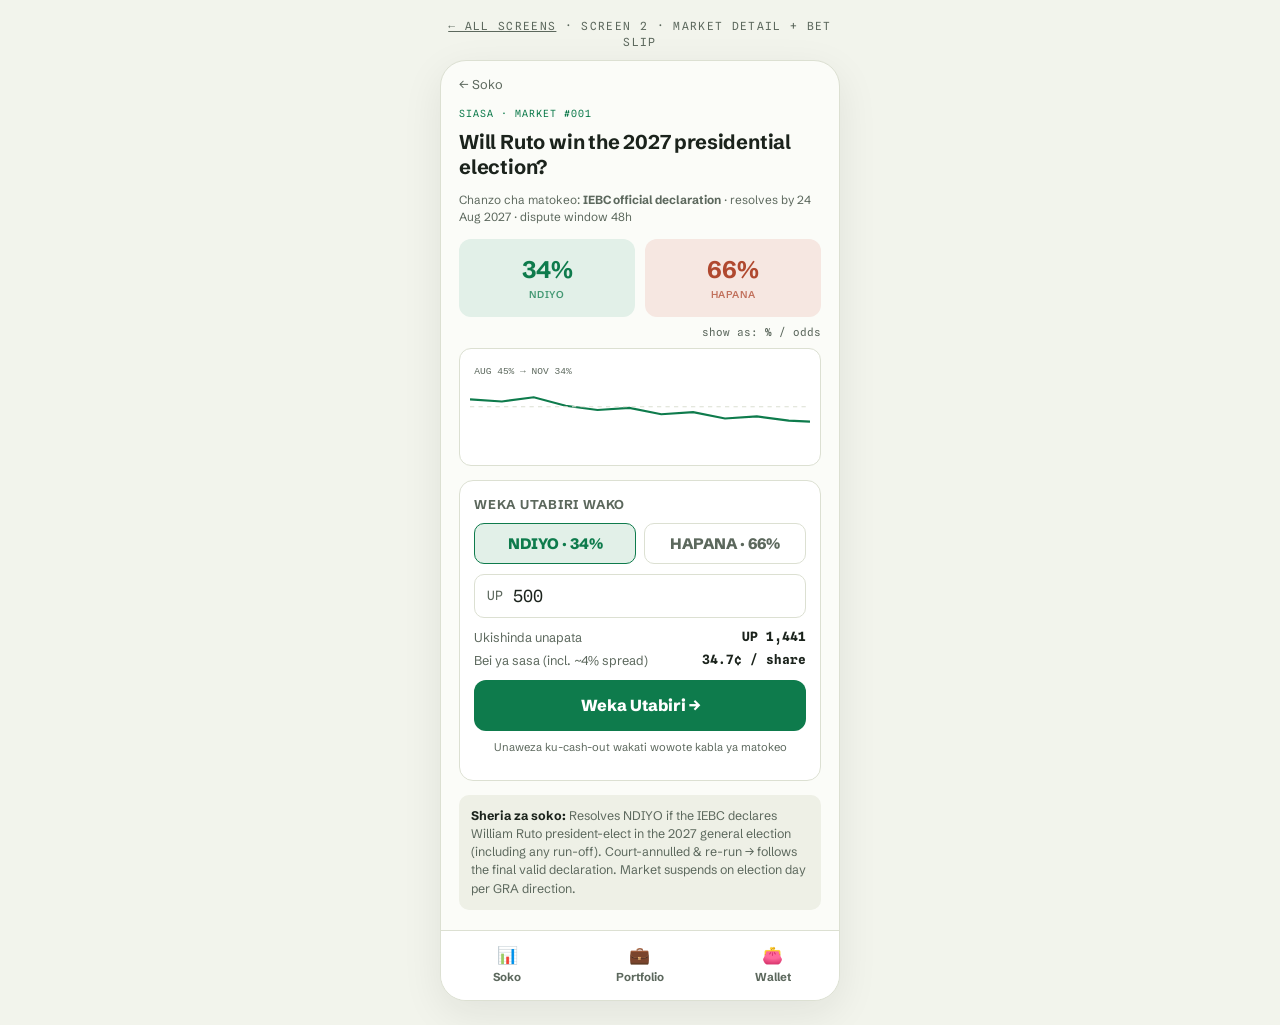
<file: market.html>
<!doctype html>
<html lang="en"><head><meta charset="utf-8"><meta name="viewport" content="width=device-width,initial-scale=1">
<title>Utabiri — Market detail (mockup)</title>
<meta name="description" content="Utabiri mockup screen (placeholder UI, play-money beta).">
<link rel="icon" href="data:image/svg+xml,%3Csvg xmlns='http://www.w3.org/2000/svg' viewBox='0 0 64 64'%3E%3Crect width='64' height='64' rx='14' fill='%230E7B4C'/%3E%3Ctext x='32' y='45' font-family='Arial,sans-serif' font-size='38' font-weight='800' text-anchor='middle' fill='%23fff'%3Eu%3C/text%3E%3C/svg%3E">
<link rel="stylesheet" href="https://fonts.googleapis.com/css2?family=Schibsted+Grotesk:wght@500;700;800&family=Spline+Sans+Mono:wght@400;600&display=swap">
<link rel="stylesheet" href="style.css"></head><body>
<p class="screen-label"><a href="index.html" style="color:inherit">← All screens</a> · Screen 2 · market detail + bet slip</p>
<div class="phone">
  <a class="back" href="home.html">← Soko</a>
  <div class="detail">
    <span class="tag mono" style="color:var(--accent); font-size:.62rem; letter-spacing:.1em">SIASA · MARKET #001</span>
    <h2>Will Ruto win the 2027 presidential election?</h2>
    <p class="source">Chanzo cha matokeo: <b>IEBC official declaration</b> · resolves by 24 Aug 2027 · dispute window 48h</p>
    <div class="bigprice">
      <span class="pill yes">34%<small>NDIYO</small></span>
      <span class="pill no">66%<small>HAPANA</small></span>
    </div>
    <div class="toggle">show as: <b>%</b> / odds</div>
    <div class="chart">
      <svg viewBox="0 0 320 90" style="display:block;width:100%;height:auto" role="img" aria-label="Price history: YES probability drifting from 45% to 34% over three months">
        <polyline points="0,38 30,40 60,36 90,44 120,48 150,46 180,52 210,50 240,56 270,54 300,58 320,59" fill="none" stroke="#0E7B4C" stroke-width="2"/>
        <line x1="0" y1="45" x2="320" y2="45" stroke="#DCE0D2" stroke-dasharray="4 4"/>
        <text x="4" y="14" font-size="9" fill="#5C685D" font-family="monospace">AUG 45% → NOV 34%</text>
      </svg>
    </div>
    <div class="slip">
      <h4>Weka utabiri wako</h4>
      <div class="side"><button class="on">NDIYO · 34%</button><button>HAPANA · 66%</button></div>
      <div class="stake"><span class="mono" style="color:var(--muted);font-size:.8rem">UP</span><input value="500" inputmode="numeric"></div>
      <div class="calc"><span>Ukishinda unapata</span><b>UP 1,441</b></div>
      <div class="calc"><span>Bei ya sasa (incl. ~4% spread)</span><b>34.7¢ / share</b></div>
      <a class="cta" href="portfolio.html">Weka Utabiri →</a>
      <p class="note">Unaweza ku-cash-out wakati wowote kabla ya matokeo</p>
    </div>
    <div class="rules">
      <b>Sheria za soko:</b> Resolves NDIYO if the IEBC declares William Ruto president-elect in the 2027 general election (including any run-off). Court-annulled &amp; re-run → follows the final valid declaration. Market suspends on election day per GRA direction.
    </div>
  </div>
  <div class="nav">
    <a href="home.html"><i>📊</i>Soko</a>
    <a href="portfolio.html"><i>💼</i>Portfolio</a>
    <a href="wallet.html"><i>👛</i>Wallet</a>
  </div>
</div>
</body></html>
</file>
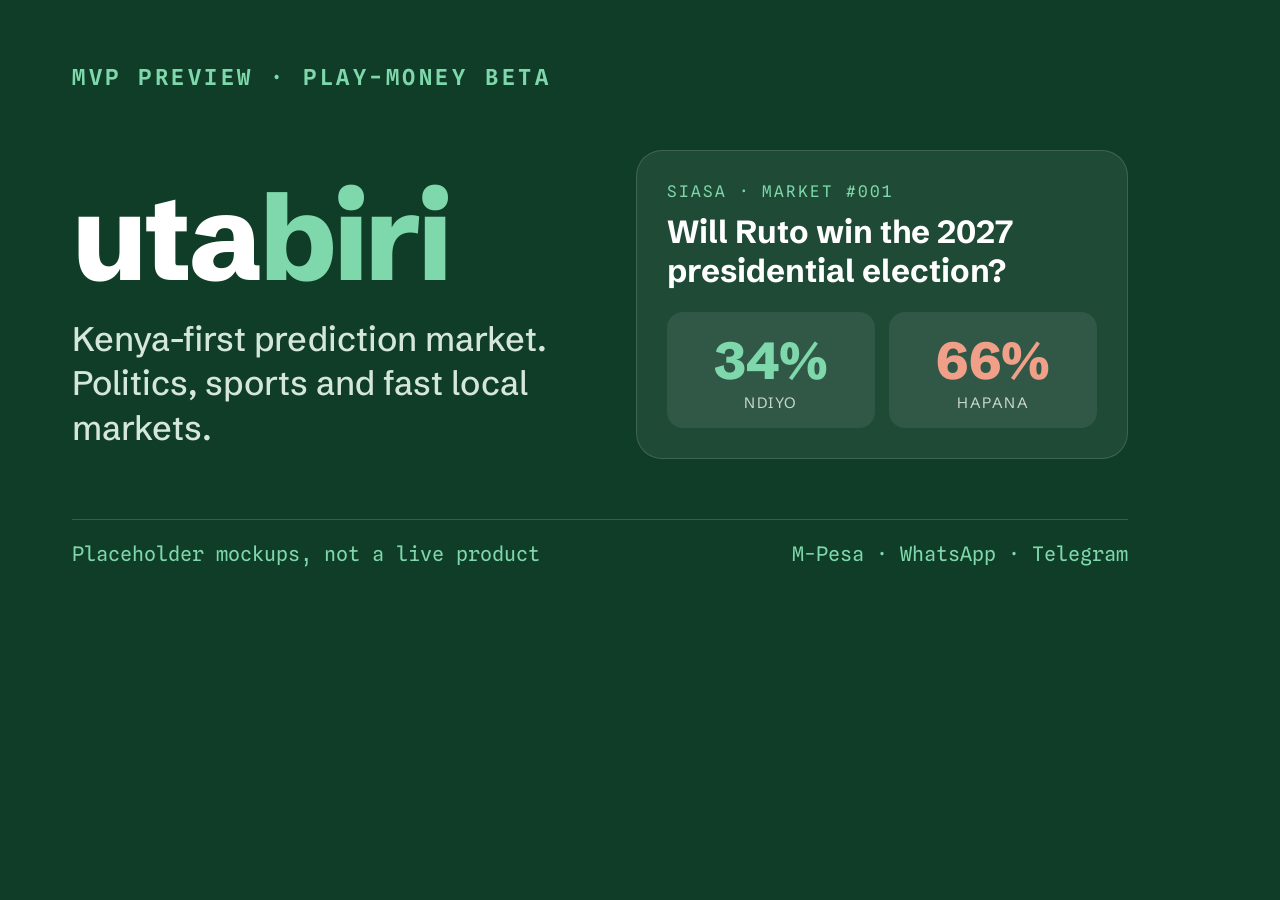
<file: og-source.html>
<!doctype html><html><head><meta charset="utf-8">
<link rel="stylesheet" href="https://fonts.googleapis.com/css2?family=Schibsted+Grotesk:wght@500;700;800&family=Spline+Sans+Mono:wght@400;600&display=swap">
<style>
html,body{margin:0;width:1200px;height:630px;overflow:hidden}
body{background:#0F3D27;color:#F2F7F1;font-family:"Schibsted Grotesk",Arial,sans-serif;box-sizing:border-box;padding:64px 72px;display:flex;flex-direction:column;justify-content:space-between}
.k{font-family:"Spline Sans Mono",monospace;font-size:22px;letter-spacing:.16em;color:#7FD8AC;font-weight:600}
.brand{font-size:120px;font-weight:800;letter-spacing:-.03em;line-height:1;margin:18px 0 20px;color:#fff}
.brand span{color:#7FD8AC}
p{font-size:34px;line-height:1.3;margin:0;max-width:560px;color:#D5E6DA;font-weight:500}
.main{display:flex;justify-content:space-between;align-items:center;gap:48px}
.card{flex:0 0 430px;background:rgba(255,255,255,.07);border:1px solid rgba(255,255,255,.14);border-radius:26px;padding:30px}
.card .t{font-family:"Spline Sans Mono",monospace;font-size:16px;letter-spacing:.12em;color:#7FD8AC}
.card h2{font-size:32px;line-height:1.2;margin:12px 0 22px;color:#fff;font-weight:700}
.odds{display:flex;gap:14px}
.o{flex:1;background:rgba(255,255,255,.08);border-radius:16px;padding:16px;text-align:center}
.o b{display:block;font-size:52px;font-weight:800}
.o small{font-size:15px;letter-spacing:.1em;opacity:.8}
.y b{color:#7FD8AC}.n b{color:#F0A088}
.foot{display:flex;justify-content:space-between;border-top:1px solid rgba(255,255,255,.16);padding-top:22px;font-family:"Spline Sans Mono",monospace;font-size:20px;color:#7FD8AC}
</style></head><body>
<div class="k">MVP PREVIEW · PLAY-MONEY BETA</div>
<div class="main">
  <div><div class="brand">uta<span>biri</span></div><p>Kenya-first prediction market. Politics, sports and fast local markets.</p></div>
  <div class="card"><span class="t">SIASA · MARKET #001</span><h2>Will Ruto win the 2027 presidential election?</h2>
    <div class="odds"><div class="o y"><b>34%</b><small>NDIYO</small></div><div class="o n"><b>66%</b><small>HAPANA</small></div></div></div>
</div>
<div class="foot"><span>Placeholder mockups, not a live product</span><span>M-Pesa · WhatsApp · Telegram</span></div>
</body></html>
</file>
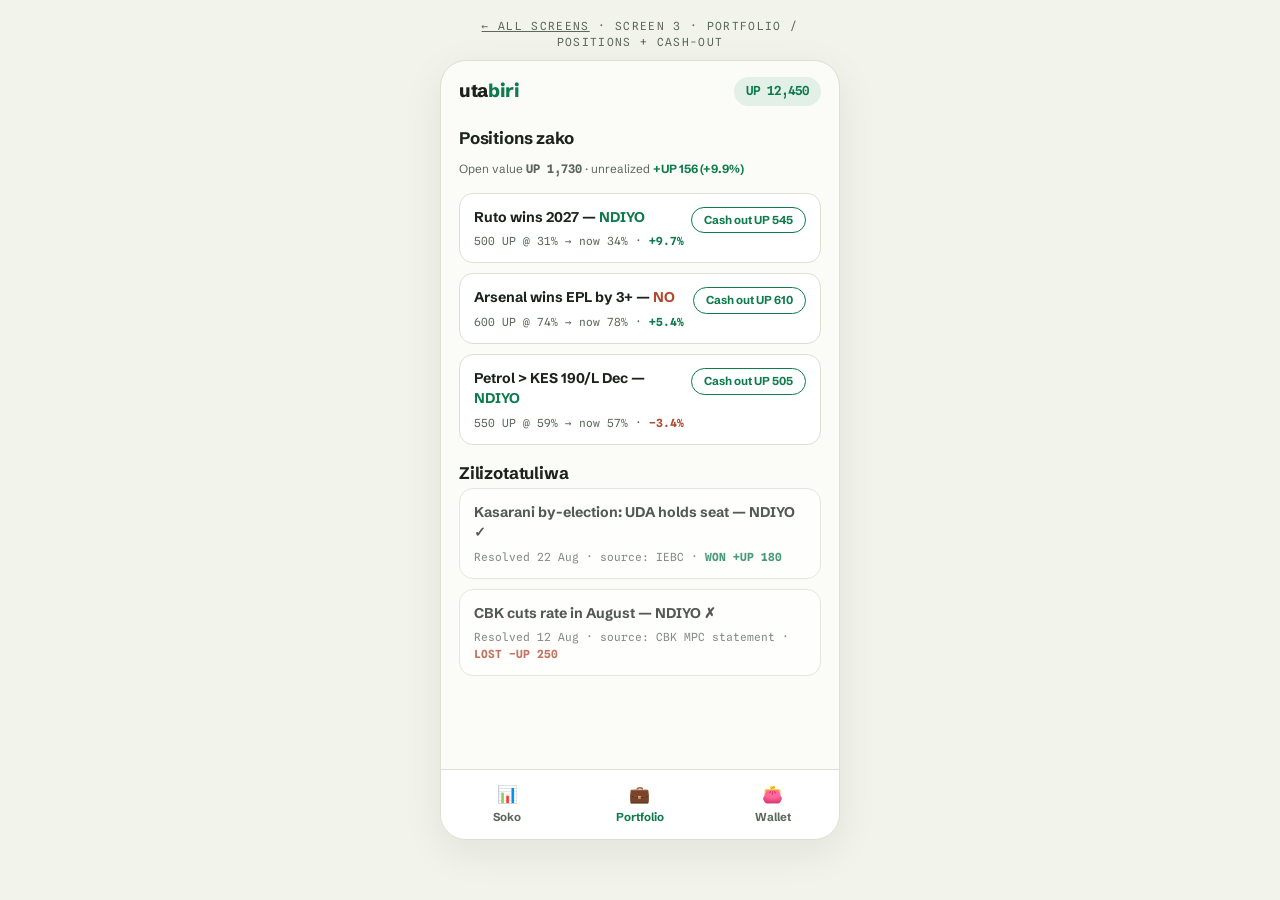
<file: portfolio.html>
<!doctype html>
<html lang="en"><head><meta charset="utf-8"><meta name="viewport" content="width=device-width,initial-scale=1">
<title>Utabiri — Portfolio (mockup)</title>
<meta name="description" content="Utabiri mockup screen (placeholder UI, play-money beta).">
<link rel="icon" href="data:image/svg+xml,%3Csvg xmlns='http://www.w3.org/2000/svg' viewBox='0 0 64 64'%3E%3Crect width='64' height='64' rx='14' fill='%230E7B4C'/%3E%3Ctext x='32' y='45' font-family='Arial,sans-serif' font-size='38' font-weight='800' text-anchor='middle' fill='%23fff'%3Eu%3C/text%3E%3C/svg%3E">
<link rel="stylesheet" href="https://fonts.googleapis.com/css2?family=Schibsted+Grotesk:wght@500;700;800&family=Spline+Sans+Mono:wght@400;600&display=swap">
<link rel="stylesheet" href="style.css"></head><body>
<p class="screen-label"><a href="index.html" style="color:inherit">← All screens</a> · Screen 3 · portfolio / positions + cash-out</p>
<div class="phone">
  <div class="topbar"><div class="logo">uta<span>biri</span></div><div class="balance">UP 12,450</div></div>
  <div class="detail">
    <h2 style="font-size:1.05rem">Positions zako</h2>
    <p class="source">Open value <b class="mono">UP 1,730</b> · unrealized <span class="gain">+UP 156 (+9.9%)</span></p>
    <div class="pos">
      <a class="cashout" href="wallet.html">Cash out UP 545</a>
      <h3>Ruto wins 2027 — <span style="color:var(--accent)">NDIYO</span></h3>
      <div class="meta">500 UP @ 31% → now 34% · <span class="gain">+9.7%</span></div>
    </div>
    <div class="pos">
      <a class="cashout" href="wallet.html">Cash out UP 610</a>
      <h3>Arsenal wins EPL by 3+ — <span style="color:var(--no)">NO</span></h3>
      <div class="meta">600 UP @ 74% → now 78% · <span class="gain">+5.4%</span></div>
    </div>
    <div class="pos">
      <a class="cashout" href="wallet.html">Cash out UP 505</a>
      <h3>Petrol &gt; KES 190/L Dec — <span style="color:var(--accent)">NDIYO</span></h3>
      <div class="meta">550 UP @ 59% → now 57% · <span class="loss">−3.4%</span></div>
    </div>
    <h2 style="font-size:1.05rem; margin-top:18px">Zilizotatuliwa</h2>
    <div class="pos" style="opacity:.75">
      <h3>Kasarani by-election: UDA holds seat — NDIYO ✓</h3>
      <div class="meta">Resolved 22 Aug · source: IEBC · <span class="gain">WON +UP 180</span></div>
    </div>
    <div class="pos" style="opacity:.75">
      <h3>CBK cuts rate in August — NDIYO ✗</h3>
      <div class="meta">Resolved 12 Aug · source: CBK MPC statement · <span class="loss">LOST −UP 250</span></div>
    </div>
  </div>
  <div class="nav">
    <a href="home.html"><i>📊</i>Soko</a>
    <a class="on" href="portfolio.html"><i>💼</i>Portfolio</a>
    <a href="wallet.html"><i>👛</i>Wallet</a>
  </div>
</div>
</body></html>
</file>
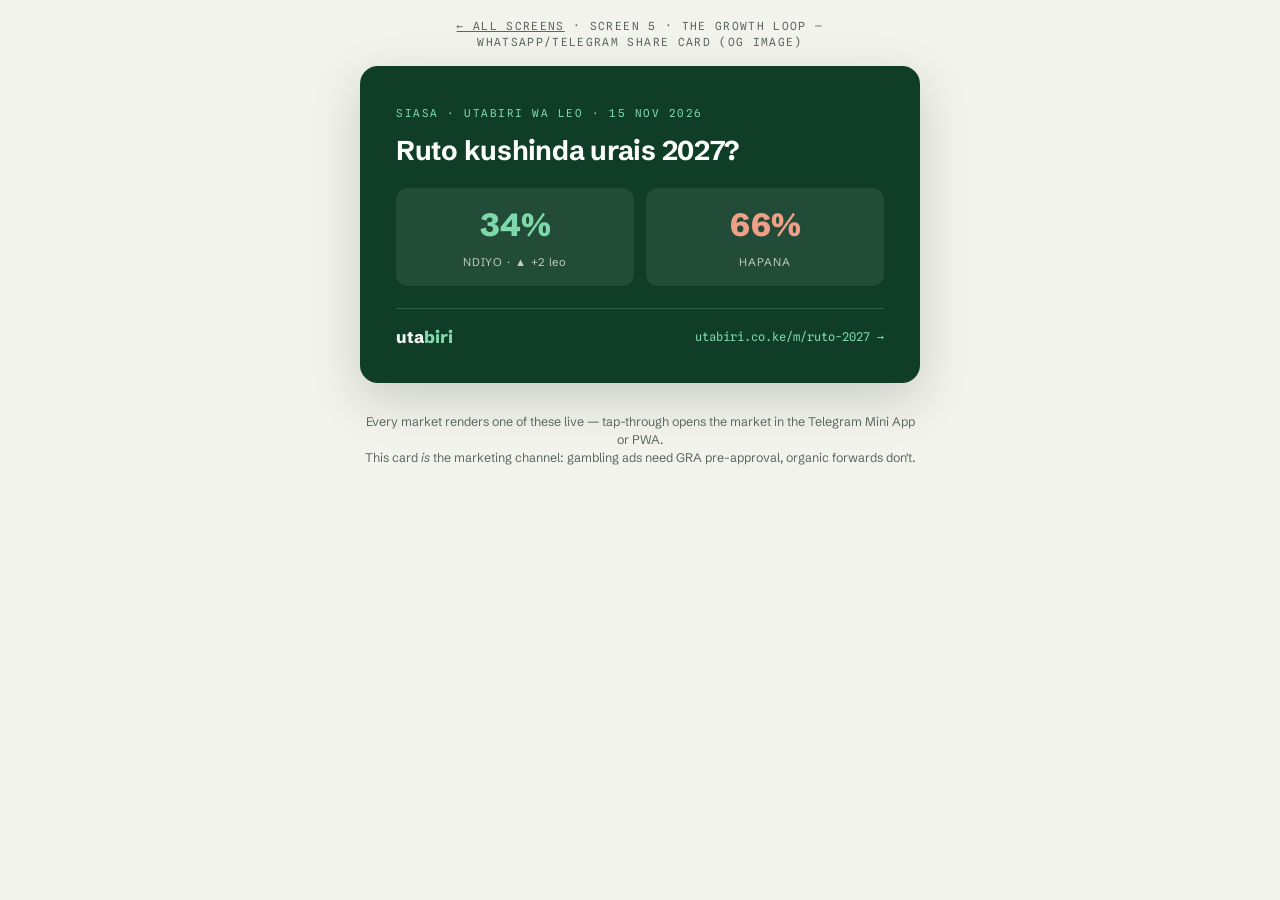
<file: share-card.html>
<!doctype html>
<html lang="en"><head><meta charset="utf-8"><meta name="viewport" content="width=device-width,initial-scale=1">
<title>Utabiri — Share card (mockup)</title>
<meta name="description" content="Utabiri mockup screen (placeholder UI, play-money beta).">
<link rel="icon" href="data:image/svg+xml,%3Csvg xmlns='http://www.w3.org/2000/svg' viewBox='0 0 64 64'%3E%3Crect width='64' height='64' rx='14' fill='%230E7B4C'/%3E%3Ctext x='32' y='45' font-family='Arial,sans-serif' font-size='38' font-weight='800' text-anchor='middle' fill='%23fff'%3Eu%3C/text%3E%3C/svg%3E">
<link rel="stylesheet" href="https://fonts.googleapis.com/css2?family=Schibsted+Grotesk:wght@500;700;800&family=Spline+Sans+Mono:wght@400;600&display=swap">
<link rel="stylesheet" href="style.css">
<style>
  .og{max-width:560px; margin:30px auto; background:#0F3D27; color:#F2F7F1; border-radius:18px; padding:34px 36px; box-shadow:0 16px 48px rgba(20,30,20,.18)}
  .og .k{font-family:"Spline Sans Mono",monospace; font-size:.68rem; letter-spacing:.14em; color:#7FD8AC}
  .og h2{font-size:1.7rem; line-height:1.2; margin:10px 0 22px; letter-spacing:-.01em; color:#fff}
  .og .odds{display:flex; gap:12px; margin-bottom:22px}
  .og .o{flex:1; background:rgba(255,255,255,.08); border-radius:12px; padding:14px; text-align:center}
  .og .o b{display:block; font-size:2rem; font-weight:800}
  .og .o small{font-size:.7rem; letter-spacing:.08em; opacity:.75}
  .og .o.y b{color:#7FD8AC} .og .o.n b{color:#F0A088}
  .og .cta-line{display:flex; justify-content:space-between; align-items:center; border-top:1px solid rgba(255,255,255,.15); padding-top:16px}
  .og .brand{font-weight:800; font-size:1.05rem}
  .og .brand span{color:#7FD8AC}
  .og .link{font-family:"Spline Sans Mono",monospace; font-size:.75rem; color:#7FD8AC}
  .cap{max-width:560px; margin:0 auto; text-align:center; font-size:.78rem; color:var(--muted)}
</style></head><body>
<p class="screen-label"><a href="index.html" style="color:inherit">← All screens</a> · Screen 5 · the growth loop — WhatsApp/Telegram share card (OG image)</p>
<div class="og">
  <span class="k">SIASA · UTABIRI WA LEO · 15 NOV 2026</span>
  <h2>Ruto kushinda urais 2027?</h2>
  <div class="odds">
    <div class="o y"><b>34%</b><small>NDIYO · ▲ +2 leo</small></div>
    <div class="o n"><b>66%</b><small>HAPANA</small></div>
  </div>
  <div class="cta-line">
    <span class="brand">uta<span>biri</span></span>
    <span class="link">utabiri.co.ke/m/ruto-2027 →</span>
  </div>
</div>
<p class="cap">Every market renders one of these live — tap-through opens the market in the Telegram Mini App or PWA.<br>This card <em>is</em> the marketing channel: gambling ads need GRA pre-approval, organic forwards don't.</p>
</body></html>
</file>
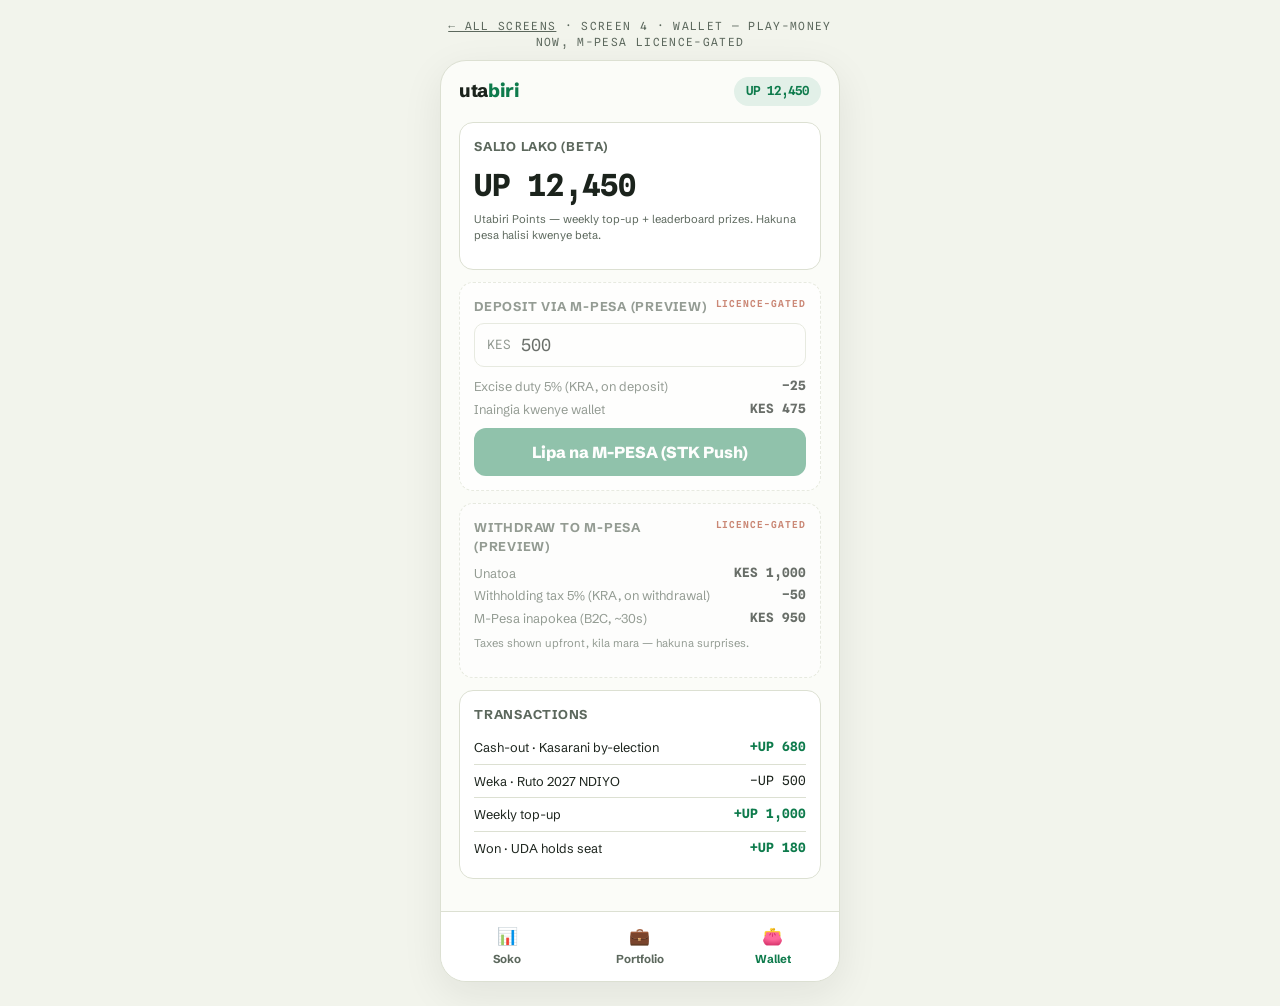
<file: wallet.html>
<!doctype html>
<html lang="en"><head><meta charset="utf-8"><meta name="viewport" content="width=device-width,initial-scale=1">
<title>Utabiri — Wallet (mockup)</title>
<meta name="description" content="Utabiri mockup screen (placeholder UI, play-money beta).">
<link rel="icon" href="data:image/svg+xml,%3Csvg xmlns='http://www.w3.org/2000/svg' viewBox='0 0 64 64'%3E%3Crect width='64' height='64' rx='14' fill='%230E7B4C'/%3E%3Ctext x='32' y='45' font-family='Arial,sans-serif' font-size='38' font-weight='800' text-anchor='middle' fill='%23fff'%3Eu%3C/text%3E%3C/svg%3E">
<link rel="stylesheet" href="https://fonts.googleapis.com/css2?family=Schibsted+Grotesk:wght@500;700;800&family=Spline+Sans+Mono:wght@400;600&display=swap">
<link rel="stylesheet" href="style.css"></head><body>
<p class="screen-label"><a href="index.html" style="color:inherit">← All screens</a> · Screen 4 · wallet — play-money now, M-Pesa licence-gated</p>
<div class="phone">
  <div class="topbar"><div class="logo">uta<span>biri</span></div><div class="balance">UP 12,450</div></div>
  <div class="detail">
    <div class="wsec">
      <h4>Salio lako (beta)</h4>
      <div style="font-size:1.9rem; font-weight:800" class="mono">UP 12,450</div>
      <p class="note" style="text-align:left; margin-top:4px">Utabiri Points — weekly top-up + leaderboard prizes. Hakuna pesa halisi kwenye beta.</p>
    </div>
    <div class="wsec locked">
      <span class="lock-tag">LICENCE-GATED</span>
      <h4>Deposit via M-Pesa (preview)</h4>
      <div class="stake"><span class="mono" style="color:var(--muted);font-size:.8rem">KES</span><input value="500" disabled></div>
      <div class="calc"><span>Excise duty 5% (KRA, on deposit)</span><b>−25</b></div>
      <div class="calc"><span>Inaingia kwenye wallet</span><b>KES 475</b></div>
      <button class="cta" disabled style="opacity:.7">Lipa na M-PESA (STK Push)</button>
    </div>
    <div class="wsec locked">
      <span class="lock-tag">LICENCE-GATED</span>
      <h4>Withdraw to M-Pesa (preview)</h4>
      <div class="calc"><span>Unatoa</span><b>KES 1,000</b></div>
      <div class="calc"><span>Withholding tax 5% (KRA, on withdrawal)</span><b>−50</b></div>
      <div class="calc"><span>M-Pesa inapokea (B2C, ~30s)</span><b>KES 950</b></div>
      <p class="note" style="text-align:left">Taxes shown upfront, kila mara — hakuna surprises.</p>
    </div>
    <div class="wsec">
      <h4>Transactions</h4>
      <div class="tx"><span>Cash-out · Kasarani by-election</span><span class="gain">+UP 680</span></div>
      <div class="tx"><span>Weka · Ruto 2027 NDIYO</span><span>−UP 500</span></div>
      <div class="tx"><span>Weekly top-up</span><span class="gain">+UP 1,000</span></div>
      <div class="tx"><span>Won · UDA holds seat</span><span class="gain">+UP 180</span></div>
    </div>
  </div>
  <div class="nav">
    <a href="home.html"><i>📊</i>Soko</a>
    <a href="portfolio.html"><i>💼</i>Portfolio</a>
    <a class="on" href="wallet.html"><i>👛</i>Wallet</a>
  </div>
</div>
</body></html>
</file>
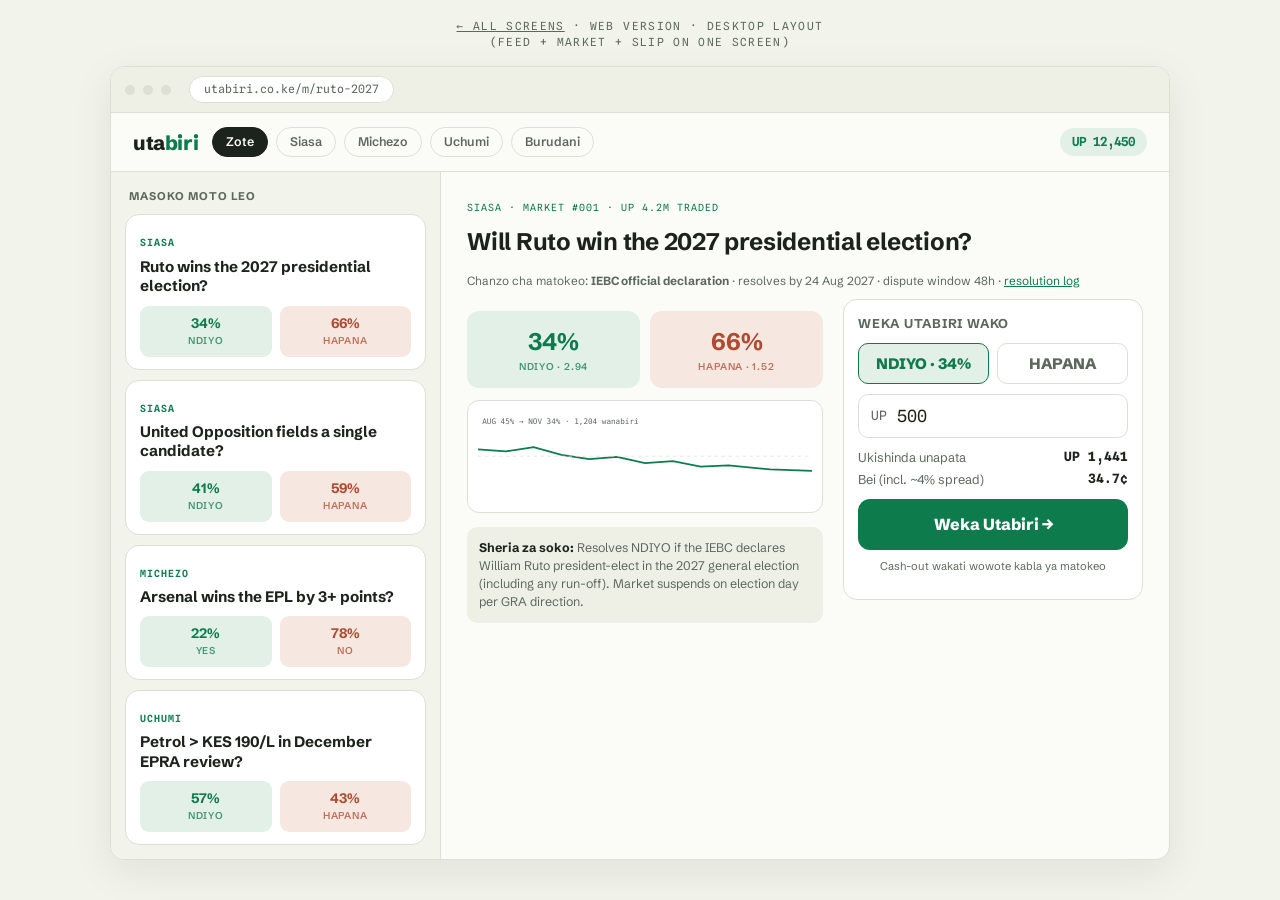
<file: web.html>
<!doctype html>
<html lang="en"><head><meta charset="utf-8"><meta name="viewport" content="width=device-width,initial-scale=1">
<title>Utabiri — Web app (mockup)</title>
<meta name="description" content="Utabiri mockup screen (placeholder UI, play-money beta).">
<link rel="icon" href="data:image/svg+xml,%3Csvg xmlns='http://www.w3.org/2000/svg' viewBox='0 0 64 64'%3E%3Crect width='64' height='64' rx='14' fill='%230E7B4C'/%3E%3Ctext x='32' y='45' font-family='Arial,sans-serif' font-size='38' font-weight='800' text-anchor='middle' fill='%23fff'%3Eu%3C/text%3E%3C/svg%3E">
<link rel="stylesheet" href="https://fonts.googleapis.com/css2?family=Schibsted+Grotesk:wght@500;700;800&family=Spline+Sans+Mono:wght@400;600&display=swap">
<link rel="stylesheet" href="style.css">
</head><body>
<p class="screen-label"><a href="index.html" style="color:inherit">← All screens</a> · Web version · desktop layout (feed + market + slip on one screen)</p>
<div class="web">
  <div class="wbar"><span class="dot"></span><span class="dot"></span><span class="dot"></span><span class="url">utabiri.co.ke/m/ruto-2027</span></div>
  <div class="wnav">
    <div class="logo">uta<span>biri</span></div>
    <div class="chips"><a class="chip on" href="#">Zote</a><a class="chip" href="#">Siasa</a><a class="chip" href="#">Michezo</a><a class="chip" href="#">Uchumi</a><a class="chip" href="#">Burudani</a></div>
    <div class="balance">UP 12,450</div>
  </div>
  <div class="wgrid">
    <aside class="wlist">
      <h5>Masoko moto leo</h5>
      <a class="mcard" href="#">
        <span class="tag">SIASA</span><h3>Ruto wins the 2027 presidential election?</h3>
        <div class="row"><span class="pill yes">34%<small>NDIYO</small></span><span class="pill no">66%<small>HAPANA</small></span></div>
      </a>
      <a class="mcard" href="#">
        <span class="tag">SIASA</span><h3>United Opposition fields a single candidate?</h3>
        <div class="row"><span class="pill yes">41%<small>NDIYO</small></span><span class="pill no">59%<small>HAPANA</small></span></div>
      </a>
      <a class="mcard" href="#">
        <span class="tag">MICHEZO</span><h3>Arsenal wins the EPL by 3+ points?</h3>
        <div class="row"><span class="pill yes">22%<small>YES</small></span><span class="pill no">78%<small>NO</small></span></div>
      </a>
      <a class="mcard" href="#">
        <span class="tag">UCHUMI</span><h3>Petrol &gt; KES 190/L in December EPRA review?</h3>
        <div class="row"><span class="pill yes">57%<small>NDIYO</small></span><span class="pill no">43%<small>HAPANA</small></span></div>
      </a>
    </aside>
    <main class="wmain">
      <span class="tag mono" style="color:var(--accent); font-size:.62rem; letter-spacing:.1em">SIASA · MARKET #001 · UP 4.2M TRADED</span>
      <h2 style="font-size:1.5rem; letter-spacing:-.01em; margin:8px 0 4px">Will Ruto win the 2027 presidential election?</h2>
      <p class="source">Chanzo cha matokeo: <b>IEBC official declaration</b> · resolves by 24 Aug 2027 · dispute window 48h · <a href="#" style="color:var(--accent)">resolution log</a></p>
      <div class="wcols">
        <div>
          <div class="bigprice">
            <span class="pill yes">34%<small>NDIYO · 2.94</small></span>
            <span class="pill no">66%<small>HAPANA · 1.52</small></span>
          </div>
          <div class="chart">
            <svg viewBox="0 0 480 130" style="display:block;width:100%;height:auto" role="img" aria-label="Price history August to November: YES probability falling from 45% to 34%">
              <polyline points="0,55 40,58 80,52 120,63 160,69 200,66 240,75 280,72 320,80 360,78 420,84 480,86" fill="none" stroke="#0E7B4C" stroke-width="2.5"/>
              <line x1="0" y1="65" x2="480" y2="65" stroke="#DCE0D2" stroke-dasharray="5 5"/>
              <text x="6" y="18" font-size="11" fill="#5C685D" font-family="monospace">AUG 45% → NOV 34% · 1,204 wanabiri</text>
            </svg>
          </div>
          <div class="rules"><b>Sheria za soko:</b> Resolves NDIYO if the IEBC declares William Ruto president-elect in the 2027 general election (including any run-off). Market suspends on election day per GRA direction.</div>
        </div>
        <div class="slip">
          <h4>Weka utabiri wako</h4>
          <div class="side"><button class="on">NDIYO · 34%</button><button>HAPANA</button></div>
          <div class="stake"><span class="mono" style="color:var(--muted);font-size:.8rem">UP</span><input value="500" inputmode="numeric"></div>
          <div class="calc"><span>Ukishinda unapata</span><b>UP 1,441</b></div>
          <div class="calc"><span>Bei (incl. ~4% spread)</span><b>34.7¢</b></div>
          <a class="cta" href="#">Weka Utabiri →</a>
          <p class="note">Cash-out wakati wowote kabla ya matokeo</p>
        </div>
      </div>
    </main>
  </div>
</div>
</body></html>
</file>
<file: style.css>
/* Utabiri mockups — shared styles (placeholder UI, play-money beta framing) */
:root{
  --ground:#F2F4EC; --screen:#FBFCF8; --ink:#1B231C; --muted:#5C685D;
  --accent:#0E7B4C; --accent-soft:#E2F0E8; --no:#B0492F; --no-soft:#F6E7E1;
  --line:#DCE0D2; --card:#FFFFFF; --chip:#EEF0E6;
}
*{box-sizing:border-box}
body{margin:0; background:var(--ground); color:var(--ink);
  font-family:"Schibsted Grotesk","Helvetica Neue",Arial,sans-serif; line-height:1.45}
.mono{font-family:"Spline Sans Mono",ui-monospace,Menlo,monospace}
.phone{max-width:400px; margin:24px auto; background:var(--screen); border:1px solid var(--line);
  border-radius:26px; min-height:780px; display:flex; flex-direction:column; overflow:hidden;
  box-shadow:0 12px 40px rgba(20,30,20,.08)}
.screen-label{max-width:400px; margin:18px auto -14px; font-family:"Spline Sans Mono",monospace;
  font-size:.7rem; letter-spacing:.12em; text-transform:uppercase; color:var(--muted); text-align:center}
.topbar{display:flex; align-items:center; justify-content:space-between; padding:16px 18px 10px}
.logo{font-weight:800; font-size:1.15rem; letter-spacing:-.02em}
.logo span{color:var(--accent)}
.balance{font-family:"Spline Sans Mono",monospace; font-size:.78rem; font-weight:600;
  background:var(--accent-soft); color:var(--accent); border-radius:999px; padding:5px 12px}
.beta{margin:6px 18px 10px; font-size:.72rem; color:var(--muted); background:var(--chip);
  border:1px dashed var(--line); border-radius:8px; padding:6px 10px; text-align:center}
.chips{display:flex; gap:8px; padding:4px 18px 12px; overflow-x:auto}
.chip{font-size:.78rem; font-weight:600; border:1px solid var(--line); border-radius:999px;
  padding:5px 13px; white-space:nowrap; color:var(--muted); text-decoration:none}
.chip.on{background:var(--ink); color:var(--screen); border-color:var(--ink)}
.feed{padding:0 14px 20px; display:flex; flex-direction:column; gap:10px; flex:1}
.mcard{background:var(--card); border:1px solid var(--line); border-radius:14px; padding:14px 14px 12px; text-decoration:none; color:inherit; display:block}
.mcard .tag{font-family:"Spline Sans Mono",monospace; font-size:.62rem; font-weight:600; letter-spacing:.1em; color:var(--accent)}
.mcard h3{margin:4px 0 10px; font-size:.95rem; line-height:1.3; font-weight:700}
.row{display:flex; align-items:center; justify-content:space-between; gap:8px}
.pill{flex:1; text-align:center; border-radius:9px; padding:8px 4px; font-weight:700; font-size:.86rem}
.pill small{display:block; font-weight:600; font-size:.62rem; letter-spacing:.08em; opacity:.75}
.pill.yes{background:var(--accent-soft); color:var(--accent)}
.pill.no{background:var(--no-soft); color:var(--no)}
.vol{font-family:"Spline Sans Mono",monospace; font-size:.66rem; color:var(--muted); margin-top:8px}
.nav{display:grid; grid-template-columns:1fr 1fr 1fr; border-top:1px solid var(--line); background:var(--card)}
.nav a{text-align:center; padding:12px 0 14px; font-size:.72rem; font-weight:700; color:var(--muted); text-decoration:none}
.nav a.on{color:var(--accent)}
.nav a i{display:block; font-style:normal; font-size:1.05rem; margin-bottom:2px}
.back{display:inline-block; margin:14px 18px 0; font-size:.8rem; color:var(--muted); text-decoration:none}
.detail{padding:6px 18px 20px; flex:1}
.detail h2{font-size:1.25rem; line-height:1.25; margin:6px 0 4px; letter-spacing:-.01em}
.source{font-size:.74rem; color:var(--muted); margin-bottom:14px}
.bigprice{display:flex; gap:10px; margin:12px 0}
.bigprice .pill{padding:14px 4px; font-size:1.5rem; border-radius:12px}
.toggle{font-family:"Spline Sans Mono",monospace; font-size:.68rem; color:var(--muted); text-align:right; margin:-4px 0 8px}
.chart{border:1px solid var(--line); border-radius:12px; background:var(--card); padding:10px; margin-bottom:14px}
.slip{background:var(--card); border:1px solid var(--line); border-radius:14px; padding:14px}
.slip h4{margin:0 0 10px; font-size:.8rem; letter-spacing:.06em; text-transform:uppercase; color:var(--muted)}
.side{display:flex; gap:8px; margin-bottom:10px}
.side button{flex:1; border-radius:10px; border:1.5px solid var(--line); background:transparent; padding:10px; font-weight:800; font-size:.95rem; font-family:inherit; color:var(--muted)}
.side button.on{border-color:var(--accent); background:var(--accent-soft); color:var(--accent)}
.stake{display:flex; align-items:center; gap:8px; border:1px solid var(--line); border-radius:10px; padding:10px 12px; margin-bottom:10px}
.stake input{border:none; outline:none; background:none; font-family:"Spline Sans Mono",monospace; font-size:1.05rem; width:100%; color:var(--ink)}
.calc{font-size:.8rem; color:var(--muted); display:flex; justify-content:space-between; margin-bottom:4px}
.calc b{color:var(--ink); font-family:"Spline Sans Mono",monospace}
.cta{display:block; width:100%; border:none; border-radius:12px; background:var(--accent); color:#fff; font-weight:800; font-size:1rem; padding:14px; margin-top:10px; font-family:inherit; text-align:center; text-decoration:none}
.note{font-size:.7rem; color:var(--muted); margin-top:8px; text-align:center}
.rules{margin-top:14px; font-size:.78rem; color:var(--muted); background:var(--chip); border-radius:10px; padding:12px}
.rules b{color:var(--ink)}
.pos{background:var(--card); border:1px solid var(--line); border-radius:14px; padding:13px 14px; margin-bottom:10px}
.pos h3{margin:0 0 6px; font-size:.88rem}
.pos .meta{font-family:"Spline Sans Mono",monospace; font-size:.7rem; color:var(--muted)}
.gain{color:var(--accent); font-weight:700}
.loss{color:var(--no); font-weight:700}
.cashout{float:right; font-size:.72rem; font-weight:700; color:var(--accent); border:1.5px solid var(--accent); border-radius:999px; padding:4px 12px; text-decoration:none}
.wsec{background:var(--card); border:1px solid var(--line); border-radius:14px; padding:14px; margin-bottom:12px}
.wsec h4{margin:0 0 8px; font-size:.8rem; letter-spacing:.06em; text-transform:uppercase; color:var(--muted)}
.locked{opacity:.65; position:relative; border-style:dashed}
.lock-tag{font-family:"Spline Sans Mono",monospace; font-size:.6rem; font-weight:600; letter-spacing:.1em; color:var(--no); float:right}
.tx{display:flex; justify-content:space-between; font-size:.8rem; padding:7px 0; border-bottom:1px solid var(--line)}
.tx:last-child{border:none}
.tx span:last-child{font-family:"Spline Sans Mono",monospace}

/* ===== web (desktop) layout ===== */
.web{max-width:1060px; margin:30px auto; background:var(--screen); border:1px solid var(--line); border-radius:14px; overflow:hidden; box-shadow:0 12px 40px rgba(20,30,20,.08)}
.wbar{display:flex; align-items:center; gap:8px; background:var(--chip); border-bottom:1px solid var(--line); padding:9px 14px}
.dot{width:10px; height:10px; border-radius:50%; background:var(--line)}
.url{font-family:"Spline Sans Mono",monospace; font-size:.72rem; color:var(--muted); background:var(--card); border:1px solid var(--line); border-radius:999px; padding:4px 14px; margin-left:10px}
.wnav{display:flex; align-items:center; gap:14px; padding:14px 22px; border-bottom:1px solid var(--line)}
.wnav .logo{font-size:1.25rem}
.wnav .chips{padding:0; flex:1}
.wgrid{display:grid; grid-template-columns:330px 1fr; gap:0; min-height:560px}
.wlist{border-right:1px solid var(--line); padding:14px; display:flex; flex-direction:column; gap:10px; background:var(--ground)}
.wlist h5{margin:2px 4px 0; font-size:.7rem; letter-spacing:.08em; text-transform:uppercase; color:var(--muted)}
.wmain{padding:22px 26px}
.wmain .source{margin-bottom:10px}
.wcols{display:grid; grid-template-columns:1fr 300px; gap:20px; align-items:start}
@media (max-width:900px){.wgrid{grid-template-columns:1fr}.wlist{border-right:none;border-bottom:1px solid var(--line)}.wcols{grid-template-columns:1fr}}
</file>
